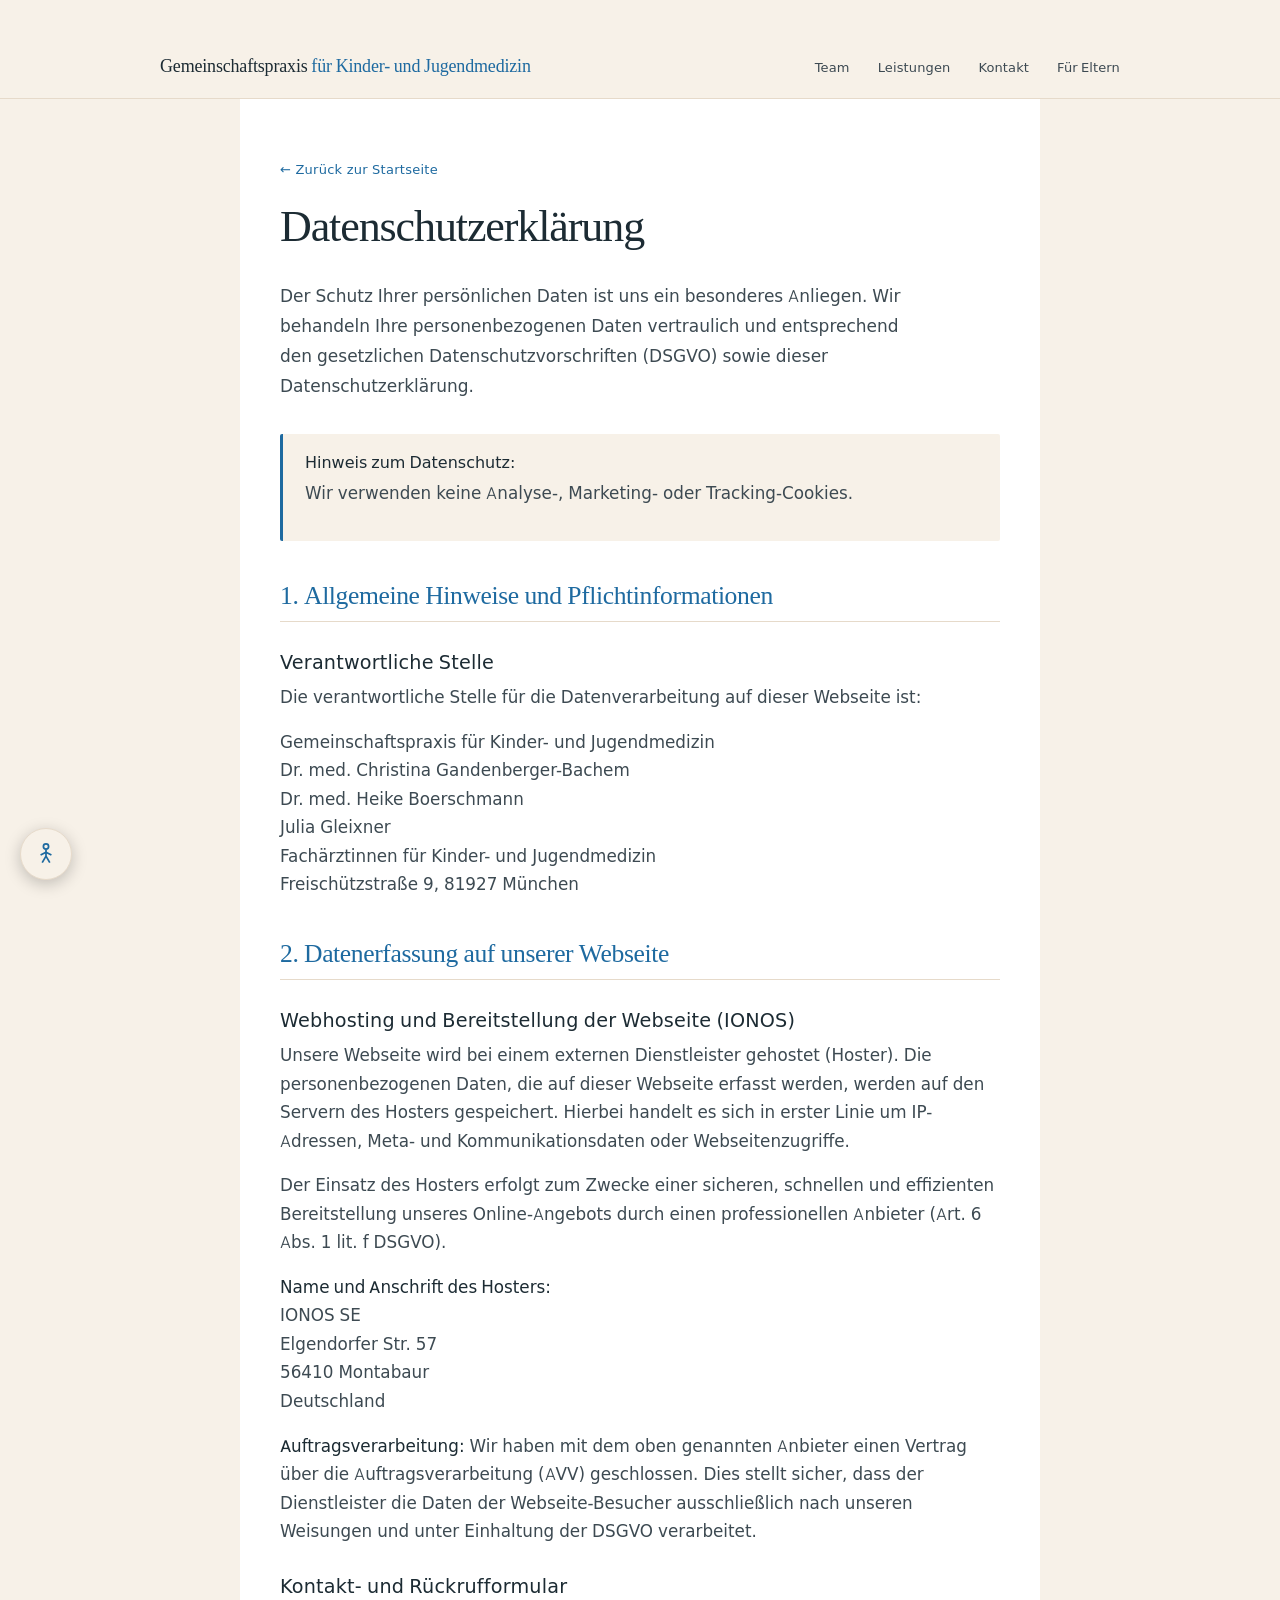
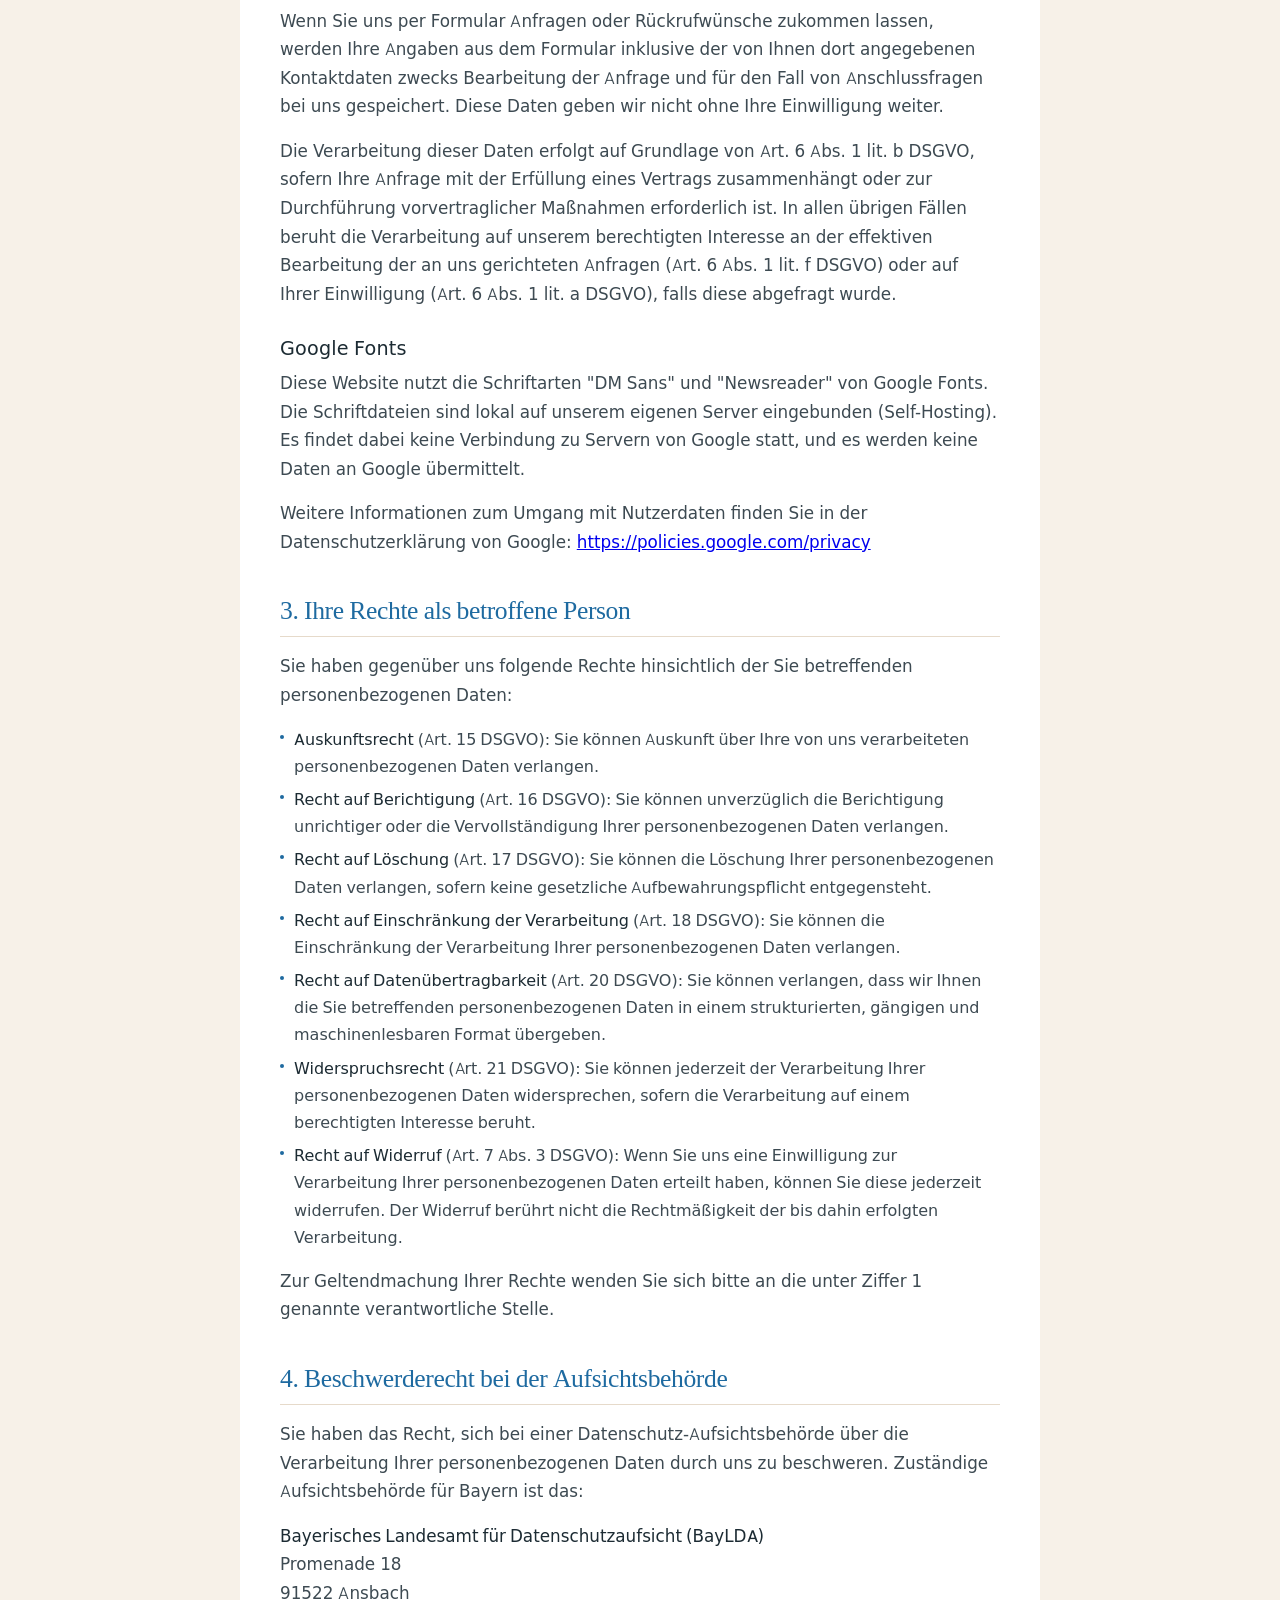
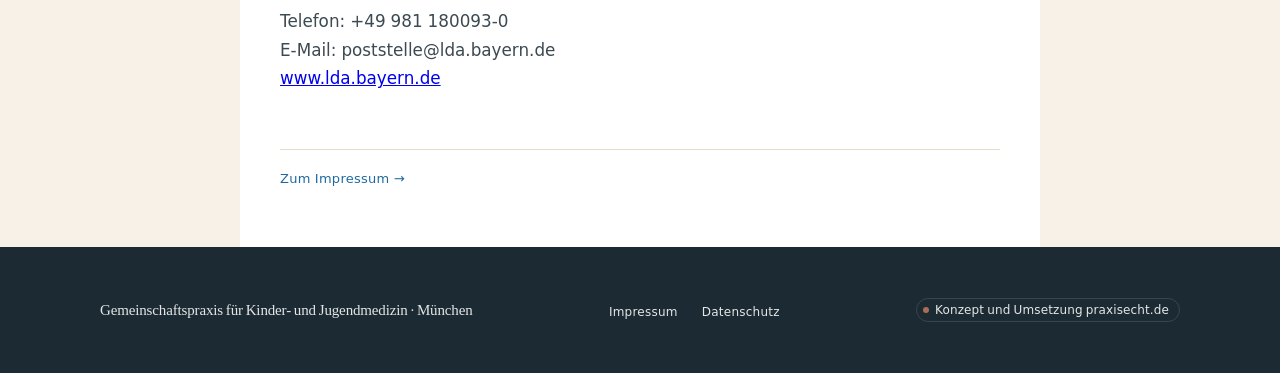
<file: datenschutz.html>
<!DOCTYPE html>
<html lang="de">
<head>
<meta charset="UTF-8">
<meta name="viewport" content="width=device-width, initial-scale=1.0">
<title>Datenschutzerklärung | Gemeinschaftspraxis für Kinder- und Jugendmedizin</title>
<meta name="robots" content="noindex, follow">
<style>
@font-face{font-family:'DM Sans';font-style:normal;font-weight:300;font-display:swap;src:url('fonts/dm-sans-300-normal.woff2') format('woff2')}
@font-face{font-family:'DM Sans';font-style:italic;font-weight:300;font-display:swap;src:url('fonts/dm-sans-300-italic.woff2') format('woff2')}
@font-face{font-family:'DM Sans';font-style:normal;font-weight:400;font-display:swap;src:url('fonts/dm-sans-400-normal.woff2') format('woff2')}
@font-face{font-family:'DM Sans';font-style:italic;font-weight:400;font-display:swap;src:url('fonts/dm-sans-400-italic.woff2') format('woff2')}
@font-face{font-family:'DM Sans';font-style:normal;font-weight:500;font-display:swap;src:url('fonts/dm-sans-500-normal.woff2') format('woff2')}
@font-face{font-family:'DM Sans';font-style:italic;font-weight:500;font-display:swap;src:url('fonts/dm-sans-500-italic.woff2') format('woff2')}
@font-face{font-family:'DM Sans';font-style:normal;font-weight:600;font-display:swap;src:url('fonts/dm-sans-600-normal.woff2') format('woff2')}
@font-face{font-family:'Newsreader';font-style:normal;font-weight:300;font-display:swap;src:url('fonts/newsreader-300-normal.woff2') format('woff2')}
@font-face{font-family:'Newsreader';font-style:italic;font-weight:300;font-display:swap;src:url('fonts/newsreader-300-italic.woff2') format('woff2')}
@font-face{font-family:'Newsreader';font-style:normal;font-weight:400;font-display:swap;src:url('fonts/newsreader-400-normal.woff2') format('woff2')}
@font-face{font-family:'Newsreader';font-style:italic;font-weight:400;font-display:swap;src:url('fonts/newsreader-400-italic.woff2') format('woff2')}
@font-face{font-family:'Newsreader';font-style:normal;font-weight:500;font-display:swap;src:url('fonts/newsreader-500-normal.woff2') format('woff2')}

/* ── MOBILE OPTIMIERUNG RECHTSTEXTE ── */
@media(max-width:950px){
  .ds-wrap{
    padding:24px 15px 48px;
  }
  .ds-wrap p,
  .ds-wrap li{
    font-size:0.95rem;
    line-height:1.6;
    color:var(--ink2);
    margin-bottom:15px;
  }
  .ds-wrap h2{
    font-size:1.3rem;
    margin-top:30px;
    margin-bottom:12px;
    color:var(--acc);
  }
  .ds-wrap h3{
    font-size:1.1rem;
    margin-top:20px;
    margin-bottom:8px;
  }
  .ds-wrap table,
  .ds-wrap thead,
  .ds-wrap tbody,
  .ds-wrap th,
  .ds-wrap td,
  .ds-wrap tr{
    display:block;
    width:100%;
  }
  .ds-wrap thead{ display:none }
  .ds-wrap tr{
    margin-bottom:15px;
    border:1px solid var(--rule);
    padding:10px;
    background:#fff;
    border-radius:6px;
  }
  .ds-wrap td{
    text-align:left;
    padding:6px 0;
    border-bottom:1px dashed #f0f0f0;
  }
  .ds-wrap td:last-child{ border-bottom:none }
}
@media(max-width:950px) and (orientation:landscape){
  .ds-wrap{
    max-width:680px;
    margin-left:auto;
    margin-right:auto;
  }
}
.footer-pe{display:inline-flex;align-items:center;gap:6px;color:rgba(255,255,255,.88);text-decoration:none;font-size:12px;letter-spacing:0.01em;border:0.5px solid rgba(255,255,255,0.12);border-radius:20px;padding:3px 10px 3px 6px;transition:border-color .2s,color .2s}.footer-pe:hover{border-color:rgba(255,255,255,0.3);color:rgba(255,255,255,0.85)!important}.footer-pe-dot{width:6px;height:6px;border-radius:50%;background:#c47a5a;flex-shrink:0;opacity:0.85}

    @media(max-width:767px){
      .footer-i{gap:10px}
      .footer-logo{font-size:14px !important}
      .footer-links{gap:14px}
      .footer-links a{font-size:13px !important}
      .footer-pe{font-size:12.5px !important}
      .footer-copy{font-size:12px !important}
    }
  
/* Tablet Querformat: Nav-CTAs ausblenden */
@media (min-width:768px) and (max-width:1366px) and (orientation:landscape) and (min-height:601px) {
  .nav-cta-vid { display: none !important; }
  .nav-cta { display: none !important; }
}
</style>
<style>
*,*::before,*::after{box-sizing:border-box;margin:0;padding:0}
[hidden]{display:none!important}
html{scroll-behavior:smooth;overflow-x:hidden}
body{overflow-x:hidden;font-family:'DM Sans',system-ui,sans-serif;font-weight:300;background:#F7F1E8;color:#1C2B33;-webkit-font-smoothing:antialiased}
:root{
  --bg:#F7F1E8;
  --ink:#1C2B33;
  --ink2:#3D4A52;
  --acc:#1E6AA0;
  --acc-lt:#F7F1E8;
  --rule:#E6DACA;
  --white:#FFFFFF;
  --max:1080px;
  --pad:clamp(22px,5vw,60px);
  --head:'Newsreader',Georgia,serif;
}
.nav{position:fixed;top:0;left:0;right:0;z-index:999;background:rgba(247,241,232,.95);box-shadow:0 1px 0 var(--rule)}
.nav-inner{max-width:var(--max);margin:0 auto;padding:0 var(--pad);display:flex;align-items:center;justify-content:space-between;height:64px}
.nav-logo{font-family:var(--head);font-size:18px;font-weight:400;color:var(--ink);text-decoration:none;letter-spacing:-0.01em}
.nav-logo span{color:var(--acc)}
.nav-links{display:flex;align-items:center;gap:28px;list-style:none}
.nav-links a{font-size:13px;font-weight:400;color:var(--ink2);text-decoration:none;letter-spacing:0.01em;transition:color 0.2s}
.nav-links a:hover{color:var(--ink)}
.burger{display:none;flex-direction:column;gap:5px;cursor:pointer;padding:8px;border:none;background:transparent;color:var(--ink)}
.burger span{display:block;width:22px;height:1.5px;background:currentColor;transition:all 0.25s}
.burger.open span:nth-child(1){transform:translateY(6.5px) rotate(45deg)}
.burger.open span:nth-child(2){opacity:0}
.burger.open span:nth-child(3){transform:translateY(-6.5px) rotate(-45deg)}
.mob-nav{position:fixed;inset:119px 0 0;background:var(--bg);z-index:199;display:flex;flex-direction:column;padding:clamp(24px,5vw,40px) var(--pad);gap:0}
.mob-nav a{font-family:var(--head);font-size:22px;font-weight:400;color:var(--ink);text-decoration:none;border-bottom:0.5px solid var(--rule);padding:18px 0;display:block}
.mob-nav .mob-cta{font-family:'DM Sans',sans-serif;font-size:15px;font-weight:500;background:var(--acc);color:#fff;text-align:center;padding:14px;margin-top:8px;letter-spacing:0.02em;border-bottom:none}
.page-offset{height:98px}
.ds-wrap{max-width:760px;margin:0 auto;padding:clamp(48px,6vw,80px) var(--pad) clamp(60px,8vw,100px)}
.ds-wrap h1{font-family:var(--head);font-size:clamp(28px,3.5vw,44px);font-weight:300;letter-spacing:-0.025em;line-height:1.15;color:var(--ink);margin-bottom:24px}
.ds-wrap .intro{font-size:17px;line-height:1.78;color:var(--ink2);font-weight:300;margin-bottom:32px;max-width:640px}
.highlight-box{background:var(--acc-lt);border-left:3px solid var(--acc);padding:18px 22px;margin:28px 0;border-radius:2px}
.highlight-box strong{font-weight:500;color:var(--ink);display:block;margin-bottom:6px}
.highlight-box p{font-size:15px;line-height:1.72;color:var(--ink2);font-weight:300}
.ds-wrap h2{font-family:var(--head);font-size:clamp(18px,2vw,24px);font-weight:400;color:var(--ink);letter-spacing:-0.015em;margin-top:48px;margin-bottom:8px;padding-bottom:10px;border-bottom:0.5px solid var(--rule)}
.ds-wrap h3{font-size:16px;font-weight:500;color:var(--ink);margin-top:28px;margin-bottom:8px;letter-spacing:0.01em}
.ds-wrap p{font-size:16px;line-height:1.78;color:var(--ink2);font-weight:300;margin-bottom:16px}
.ds-wrap ul{margin-bottom:16px;padding-left:0;list-style:none;display:flex;flex-direction:column;gap:6px}
.ds-wrap ul li{font-size:16px;line-height:1.7;color:var(--ink2);font-weight:300;padding-left:14px;position:relative}
.ds-wrap ul li::before{content:"";position:absolute;left:0;top:9px;width:4px;height:4px;border-radius:50%;background:var(--acc)}
.ds-wrap strong{font-weight:500;color:var(--ink)}
.ds-nav{margin-top:56px;padding-top:20px;border-top:0.5px solid var(--rule);display:flex;gap:24px;flex-wrap:wrap}
.ds-nav a{font-size:13px;color:var(--acc);text-decoration:none;letter-spacing:0.02em}
.ds-nav a:hover{text-decoration:underline}
.ds-back{display:inline-flex;align-items:center;gap:6px;font-size:13px;color:var(--acc);text-decoration:none;letter-spacing:0.02em;margin-bottom:28px}
.ds-back:hover{text-decoration:underline}
footer{background:var(--ink);padding:clamp(32px,4vw,52px) var(--pad)}
.footer-i{max-width:var(--max);margin:0 auto;display:flex;align-items:center;justify-content:space-between;gap:24px;flex-wrap:wrap}
.footer-logo{font-family:var(--head);font-size:15px;font-weight:300;color:rgba(255,255,255,.88);letter-spacing:-0.01em}
.footer-links{display:flex;gap:24px;list-style:none}
.footer-links a{font-size:12px;color:rgba(255,255,255,.88);text-decoration:none;letter-spacing:0.02em;transition:color 0.2s}
.footer-links a:hover{color:rgba(255,255,255,0.7)}
.footer-copy{font-size:11px;color:rgba(255,255,255,0.25);letter-spacing:0.02em}
@media(max-width:1023px){.nav-links{display:none}.burger{display:flex}}
@media(max-width:767px){
  .ds-wrap h2{margin-top:36px;overflow-wrap:break-word}
  .ds-wrap h3{overflow-wrap:break-word}
  .ds-wrap a{overflow-wrap:anywhere;word-break:break-word}
  .nav-logo{font-size:13px;max-width:calc(100% - 52px)}
}

/* ==========================================
   TABLET HOCHFORMAT (PORTRAIT) – RECHTSTEXTE
   ========================================== */
@media (min-width: 768px) and (max-width: 1024px) and (orientation: portrait) {
  .nav-inner picture { display: none !important; }

  .ds-wrap {
    padding: 50px 40px;
    max-width: 720px;
    margin: 0 auto;
  }
  .ds-wrap p,
  .ds-wrap li {
    font-size: 1rem;
    line-height: 1.65;
  }
  .ds-wrap h2 { font-size: 1.4rem; margin-top: 36px; }
  .ds-wrap h3 { font-size: 1.15rem; margin-top: 24px; }

  /* Tabellen wieder als echte Tabellen */
  .ds-wrap table {
    display: table !important;
    width: 100% !important;
    border-collapse: collapse !important;
    margin: 30px 0 !important;
    overflow: hidden !important;
  }
  .ds-wrap thead {
    display: table-header-group !important;
    background-color: var(--acc) !important;
  }
  .ds-wrap th {
    color: #ffffff !important;
    font-weight: 600 !important;
    padding: 14px 18px !important;
    text-align: left !important;
  }
  .ds-wrap tr {
    display: table-row !important;
    background: var(--white) !important;
    border-bottom: 1px solid var(--rule) !important;
    margin-bottom: 0 !important;
    border: none !important;
    border-radius: 0 !important;
    padding: 0 !important;
  }
  .ds-wrap tr:nth-child(even) { background: var(--bg) !important; }
  .ds-wrap td {
    display: table-cell !important;
    padding: 14px 18px !important;
    font-size: 0.95rem !important;
    color: var(--ink2) !important;
    border-bottom: 1px solid var(--rule) !important;
    text-align: left !important;
    width: auto !important;
  }
  .ds-wrap td:last-child { border-bottom: none !important; }
}

/* ==========================================
   TABLET QUERFORMAT (LANDSCAPE) – RECHTSTEXTE
   ========================================== */
@media (min-width: 1024px) and (max-width: 1366px) and (orientation: landscape) {
  .ds-wrap {
    padding: 60px 40px;
    max-width: 800px;
    margin: 0 auto;
    background-color: var(--white);
  }
  .ds-wrap p,
  .ds-wrap li {
    font-size: 1.05rem;
    line-height: 1.7;
    color: var(--ink2);
  }
  .ds-wrap h2 {
    font-size: 1.6rem;
    margin-top: 40px;
    margin-bottom: 15px;
    color: var(--acc);
  }
  .ds-wrap h3 { font-size: 1.2rem; margin-top: 28px; }

  /* Tabellen */
  .ds-wrap table {
    display: table !important;
    width: 100% !important;
    border-collapse: collapse !important;
    margin: 40px 0 !important;
    overflow: hidden !important;
    box-shadow: 0 4px 12px rgba(0,0,0,0.03) !important;
  }
  .ds-wrap thead {
    display: table-header-group !important;
    background-color: var(--acc) !important;
  }
  .ds-wrap th {
    color: #ffffff !important;
    font-weight: 600 !important;
    padding: 16px 20px !important;
    font-size: 1rem !important;
    text-align: left !important;
  }
  .ds-wrap tr {
    display: table-row !important;
    background: var(--white) !important;
    border: none !important;
    margin: 0 !important;
    padding: 0 !important;
    border-radius: 0 !important;
  }
  .ds-wrap tr:nth-child(even) { background-color: #f8faf9 !important; }
  .ds-wrap td {
    display: table-cell !important;
    padding: 16px 20px !important;
    font-size: 0.95rem !important;
    color: var(--ink2) !important;
    border-bottom: 1px solid var(--rule) !important;
    text-align: left !important;
    width: auto !important;
  }
  .ds-wrap tr:last-child td { border-bottom: none !important; }
}
</style>
</head>
<body>


<nav class="nav" aria-label="Hauptnavigation">
  <div class="nav-inner">
    <a href="index.html" class="nav-logo">Gemeinschaftspraxis <span>für Kinder- und Jugendmedizin</span></a>
    <ul class="nav-links">
      <li><a href="index.html#team">Team</a></li>
      <li><a href="index.html#leistungen">Leistungen</a></li>
      <li><a href="index.html#kontakt">Kontakt</a></li>
      <li><a href="infothek.html">Für Eltern</a></li>
    </ul>
    <button class="burger" id="burger-btn" aria-expanded="false" aria-label="Menü öffnen" aria-controls="mob-nav">
      <span></span><span></span><span></span>
    </button>
  </div>
</nav>

<div class="mob-nav" id="mob-nav" hidden aria-hidden="true">
  <a href="index.html#team">Team</a>
  <a href="index.html#leistungen">Leistungen</a>
  <a href="index.html#kontakt">Kontakt</a>
  <a href="infothek.html">Für Eltern</a>
  <a href="https://www.doctolib.de/praxis/muenchen/fachaerztinnen-fuer-kinder-und-jugendmedizin/booking/new-patient" target="_blank" rel="noopener noreferrer" class="mob-cta">Termin buchen</a>
</div>

<div class="page-offset"></div>

<main>
<div class="ds-wrap">

  <a href="index.html" class="ds-back">← Zurück zur Startseite</a>

  <h1>Datenschutzerklärung</h1>

  <p class="intro">Der Schutz Ihrer persönlichen Daten ist uns ein besonderes Anliegen. Wir behandeln Ihre personenbezogenen Daten vertraulich und entsprechend den gesetzlichen Datenschutzvorschriften (DSGVO) sowie dieser Datenschutzerklärung.</p>

  <div class="highlight-box">
    <strong>Hinweis zum Datenschutz:</strong>
    <p>Wir verwenden keine Analyse-, Marketing- oder Tracking-Cookies.</p>
  </div>

  <h2>1. Allgemeine Hinweise und Pflichtinformationen</h2>

  <h3>Verantwortliche Stelle</h3>
  <p>Die verantwortliche Stelle für die Datenverarbeitung auf dieser Webseite ist:</p>
  <p>
    Gemeinschaftspraxis für Kinder- und Jugendmedizin<br>
    Dr. med. Christina Gandenberger-Bachem<br>
    Dr. med. Heike Boerschmann<br>
    Julia Gleixner<br>
    Fachärztinnen für Kinder- und Jugendmedizin<br>
    Freischützstraße 9, 81927 München
  </p>

  <h2>2. Datenerfassung auf unserer Webseite</h2>

  <h3>Webhosting und Bereitstellung der Webseite (IONOS)</h3>
  <p>Unsere Webseite wird bei einem externen Dienstleister gehostet (Hoster). Die personenbezogenen Daten, die auf dieser Webseite erfasst werden, werden auf den Servern des Hosters gespeichert. Hierbei handelt es sich in erster Linie um IP-Adressen, Meta- und Kommunikationsdaten oder Webseitenzugriffe.</p>
  <p>Der Einsatz des Hosters erfolgt zum Zwecke einer sicheren, schnellen und effizienten Bereitstellung unseres Online-Angebots durch einen professionellen Anbieter (Art. 6 Abs. 1 lit. f DSGVO).</p>
  <p><strong>Name und Anschrift des Hosters:</strong><br>
    IONOS SE<br>
    Elgendorfer Str. 57<br>
    56410 Montabaur<br>
    Deutschland
  </p>
  <p><strong>Auftragsverarbeitung:</strong> Wir haben mit dem oben genannten Anbieter einen Vertrag über die Auftragsverarbeitung (AVV) geschlossen. Dies stellt sicher, dass der Dienstleister die Daten der Webseite-Besucher ausschließlich nach unseren Weisungen und unter Einhaltung der DSGVO verarbeitet.</p>

  <h3>Kontakt- und Rückrufformular</h3>
  <p>Wenn Sie uns per Formular Anfragen oder Rückrufwünsche zukommen lassen, werden Ihre Angaben aus dem Formular inklusive der von Ihnen dort angegebenen Kontaktdaten zwecks Bearbeitung der Anfrage und für den Fall von Anschlussfragen bei uns gespeichert. Diese Daten geben wir nicht ohne Ihre Einwilligung weiter.</p>
  <p>Die Verarbeitung dieser Daten erfolgt auf Grundlage von Art. 6 Abs. 1 lit. b DSGVO, sofern Ihre Anfrage mit der Erfüllung eines Vertrags zusammenhängt oder zur Durchführung vorvertraglicher Maßnahmen erforderlich ist. In allen übrigen Fällen beruht die Verarbeitung auf unserem berechtigten Interesse an der effektiven Bearbeitung der an uns gerichteten Anfragen (Art. 6 Abs. 1 lit. f DSGVO) oder auf Ihrer Einwilligung (Art. 6 Abs. 1 lit. a DSGVO), falls diese abgefragt wurde.</p>


  <h3>Google Fonts</h3>
  <p>Diese Website nutzt die Schriftarten "DM Sans" und "Newsreader" von Google Fonts. Die Schriftdateien sind lokal auf unserem eigenen Server eingebunden (Self-Hosting). Es findet dabei keine Verbindung zu Servern von Google statt, und es werden keine Daten an Google übermittelt.</p>
  <p>Weitere Informationen zum Umgang mit Nutzerdaten finden Sie in der Datenschutzerklärung von Google: <a href="https://policies.google.com/privacy" target="_blank" rel="noopener">https://policies.google.com/privacy</a></p>


  <h2>3. Ihre Rechte als betroffene Person</h2>
  <p>Sie haben gegenüber uns folgende Rechte hinsichtlich der Sie betreffenden personenbezogenen Daten:</p>
  <ul>
    <li><strong>Auskunftsrecht</strong> (Art. 15 DSGVO): Sie können Auskunft über Ihre von uns verarbeiteten personenbezogenen Daten verlangen.</li>
    <li><strong>Recht auf Berichtigung</strong> (Art. 16 DSGVO): Sie können unverzüglich die Berichtigung unrichtiger oder die Vervollständigung Ihrer personenbezogenen Daten verlangen.</li>
    <li><strong>Recht auf Löschung</strong> (Art. 17 DSGVO): Sie können die Löschung Ihrer personenbezogenen Daten verlangen, sofern keine gesetzliche Aufbewahrungspflicht entgegensteht.</li>
    <li><strong>Recht auf Einschränkung der Verarbeitung</strong> (Art. 18 DSGVO): Sie können die Einschränkung der Verarbeitung Ihrer personenbezogenen Daten verlangen.</li>
    <li><strong>Recht auf Datenübertragbarkeit</strong> (Art. 20 DSGVO): Sie können verlangen, dass wir Ihnen die Sie betreffenden personenbezogenen Daten in einem strukturierten, gängigen und maschinenlesbaren Format übergeben.</li>
    <li><strong>Widerspruchsrecht</strong> (Art. 21 DSGVO): Sie können jederzeit der Verarbeitung Ihrer personenbezogenen Daten widersprechen, sofern die Verarbeitung auf einem berechtigten Interesse beruht.</li>
    <li><strong>Recht auf Widerruf</strong> (Art. 7 Abs. 3 DSGVO): Wenn Sie uns eine Einwilligung zur Verarbeitung Ihrer personenbezogenen Daten erteilt haben, können Sie diese jederzeit widerrufen. Der Widerruf berührt nicht die Rechtmäßigkeit der bis dahin erfolgten Verarbeitung.</li>
  </ul>
  <p>Zur Geltendmachung Ihrer Rechte wenden Sie sich bitte an die unter Ziffer 1 genannte verantwortliche Stelle.</p>

  <h2>4. Beschwerderecht bei der Aufsichtsbehörde</h2>
  <p>Sie haben das Recht, sich bei einer Datenschutz-Aufsichtsbehörde über die Verarbeitung Ihrer personenbezogenen Daten durch uns zu beschweren. Zuständige Aufsichtsbehörde für Bayern ist das:</p>
  <p>
    <strong>Bayerisches Landesamt für Datenschutzaufsicht (BayLDA)</strong><br>
    Promenade 18<br>
    91522 Ansbach<br>
    Telefon: +49 981 180093-0<br>
    E-Mail: poststelle@lda.bayern.de<br>
    <a href="https://www.lda.bayern.de" target="_blank" rel="noopener">www.lda.bayern.de</a>
  </p>

  <div class="ds-nav">
    <a href="impressum.html">Zum Impressum →</a>
  </div>

</div>
</main>

<footer>
  <div class="footer-i">
    <div class="footer-logo">Gemeinschaftspraxis für Kinder- und Jugendmedizin · München</div>
    <ul class="footer-links">
      <li><a href="impressum.html">Impressum</a></li>
      <li><a href="datenschutz.html">Datenschutz</a></li>
    </ul>
    <a href="https://praxisecht.de" target="_blank" rel="noopener" class="footer-pe"><span class="footer-pe-dot"></span>Konzept und Umsetzung praxisecht.de</a>
  </div>
</footer>

<script>
(function(){
  var j=document.getElementById("jahr");
  if(j)j.textContent=new Date().getFullYear();

  var btn=document.getElementById('burger-btn');
  var mob=document.getElementById('mob-nav');
  if(btn&&mob){
    btn.addEventListener('click',function(){
      var open=btn.getAttribute('aria-expanded')==='true';
      btn.setAttribute('aria-expanded',String(!open));
      btn.classList.toggle('open',!open);
      mob.hidden=open;
      mob.setAttribute('aria-hidden',String(open));
    });
  }

  var nav=document.querySelector('.nav');
  var lbh=34;
  function updateNav(){
    var s=window.scrollY||window.pageYOffset;
    nav.style.top=s>=lbh?'0px':(lbh-s)+'px';
  }
  window.addEventListener('scroll',updateNav,{passive:true});
  updateNav();
})();
</script>
<style>
img{-webkit-user-drag:none;user-select:none;-webkit-touch-callout:none;pointer-events:none;}
</style>
<script>
// bilder-schutz v2
(function(){
  function schutz(){
    document.addEventListener('contextmenu',function(e){
      if(e.target.tagName==='IMG'){e.preventDefault();return false;}
    });
    document.addEventListener('dragstart',function(e){
      if(e.target.tagName==='IMG'){e.preventDefault();return false;}
    });
    document.querySelectorAll('img').forEach(function(img){
      img.setAttribute('draggable','false');
      img.style.webkitUserDrag='none';
      img.style.webkitTouchCallout='none';
    });
  }
  if(document.readyState==='loading'){document.addEventListener('DOMContentLoaded',schutz);}else{schutz();}
})();
</script>
<script src="barrierefreiheit.js?v=4" defer></script>
</body>
</html>
</file>
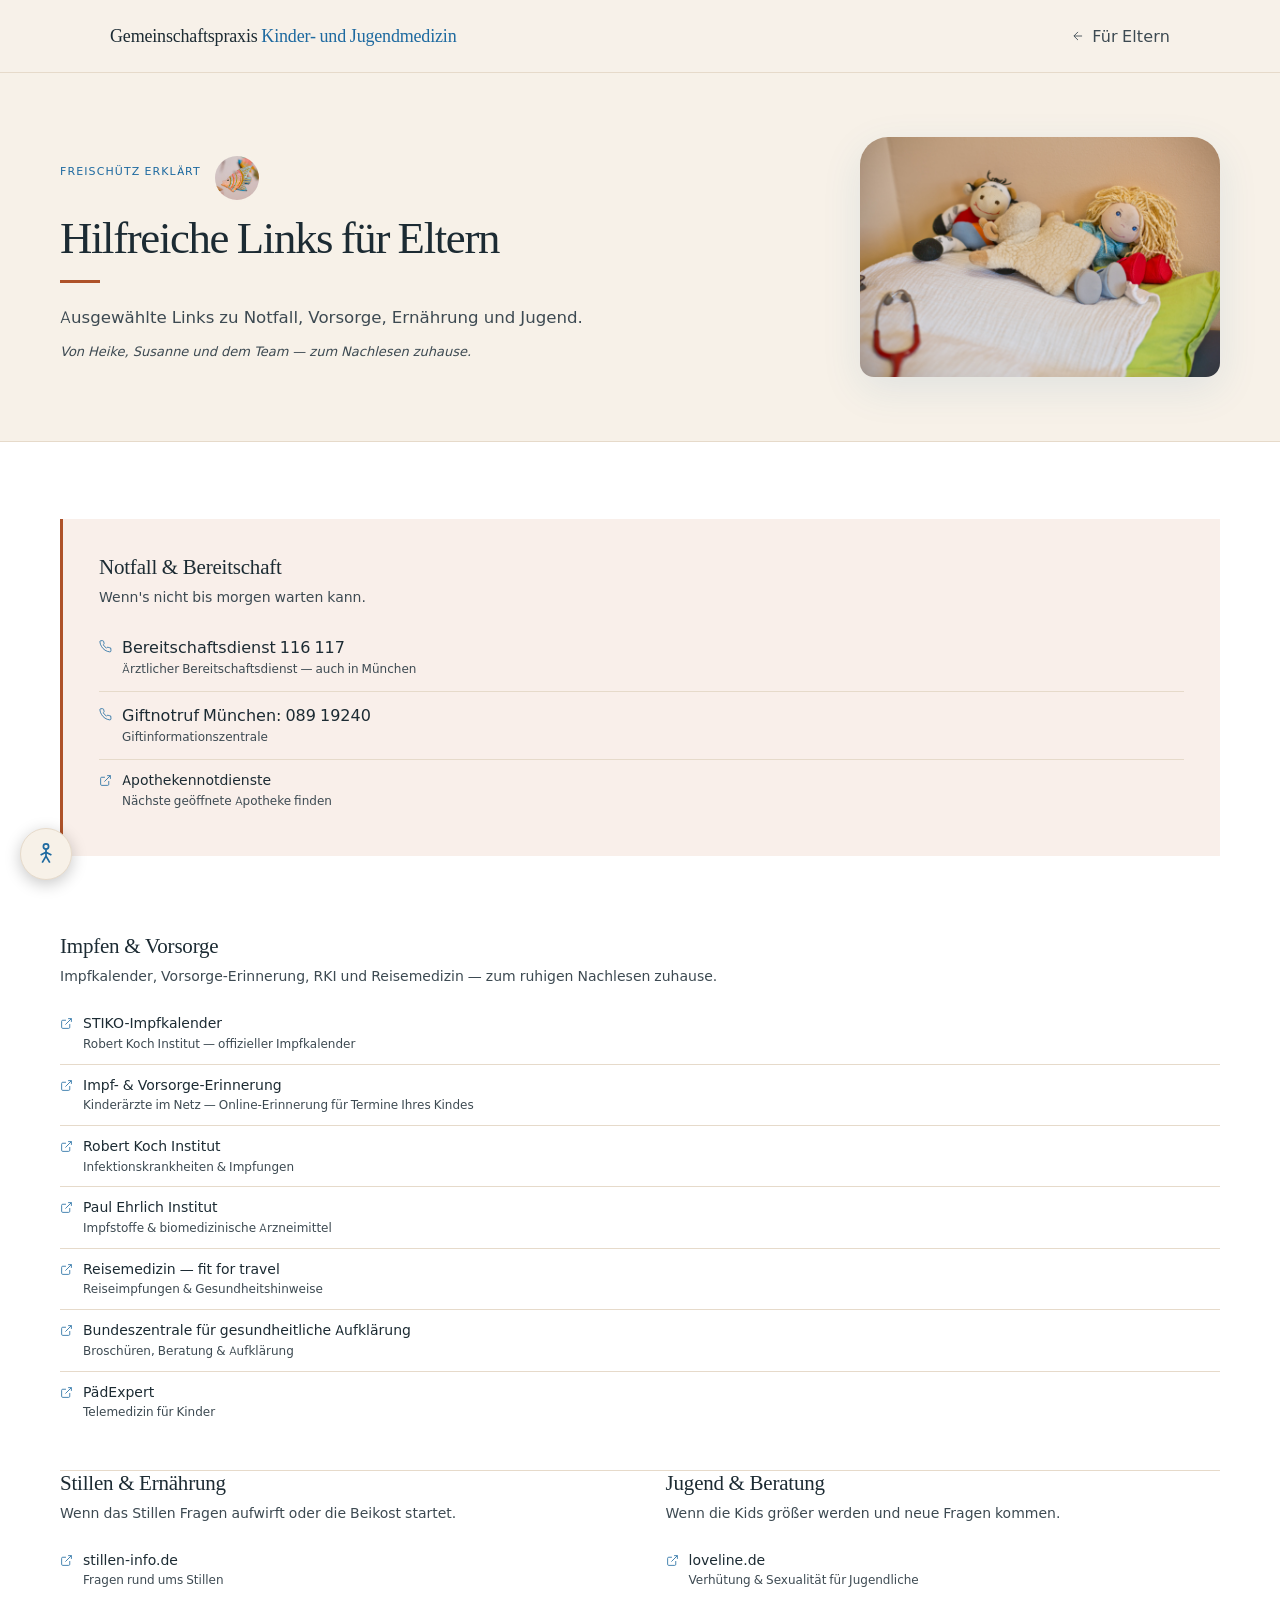
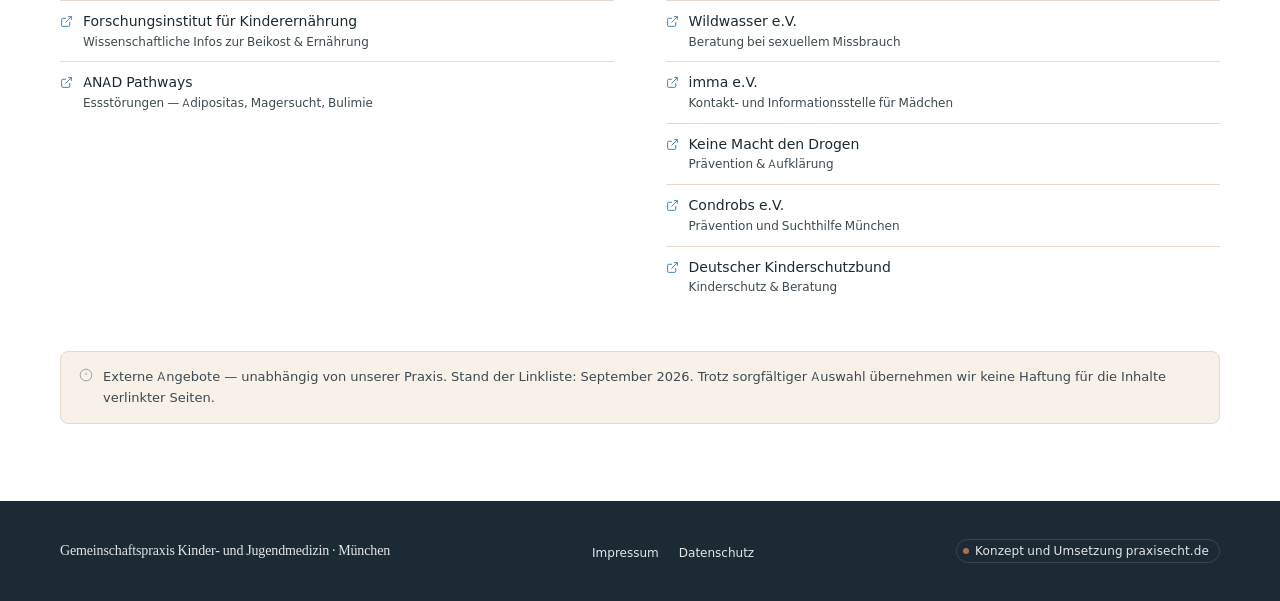
<file: hilfreiche-links.html>
<!DOCTYPE html>
<html lang="de">
<head>
<meta charset="UTF-8">
<meta name="viewport" content="width=device-width, initial-scale=1.0">
<title>Hilfreiche Links für Eltern | Familienpraxis Bogenhausen</title>
<meta name="description" content="Ausgewählte Anlaufstellen rund um Kindergesundheit — Notfall, Impfen, Vorsorge und mehr. Zusammengestellt von der Kinderpraxis Gandenberger-Bachem.">
<style>
@font-face{font-family:'DM Sans';font-style:normal;font-weight:300;font-display:swap;src:url('fonts/dm-sans-300-normal.woff2') format('woff2')}
@font-face{font-family:'DM Sans';font-style:italic;font-weight:300;font-display:swap;src:url('fonts/dm-sans-300-italic.woff2') format('woff2')}
@font-face{font-family:'DM Sans';font-style:normal;font-weight:400;font-display:swap;src:url('fonts/dm-sans-400-normal.woff2') format('woff2')}
@font-face{font-family:'DM Sans';font-style:italic;font-weight:400;font-display:swap;src:url('fonts/dm-sans-400-italic.woff2') format('woff2')}
@font-face{font-family:'DM Sans';font-style:normal;font-weight:500;font-display:swap;src:url('fonts/dm-sans-500-normal.woff2') format('woff2')}
@font-face{font-family:'DM Sans';font-style:italic;font-weight:500;font-display:swap;src:url('fonts/dm-sans-500-italic.woff2') format('woff2')}
@font-face{font-family:'DM Sans';font-style:normal;font-weight:600;font-display:swap;src:url('fonts/dm-sans-600-normal.woff2') format('woff2')}
@font-face{font-family:'Newsreader';font-style:normal;font-weight:300;font-display:swap;src:url('fonts/newsreader-300-normal.woff2') format('woff2')}
@font-face{font-family:'Newsreader';font-style:italic;font-weight:300;font-display:swap;src:url('fonts/newsreader-300-italic.woff2') format('woff2')}
@font-face{font-family:'Newsreader';font-style:normal;font-weight:400;font-display:swap;src:url('fonts/newsreader-400-normal.woff2') format('woff2')}
@font-face{font-family:'Newsreader';font-style:italic;font-weight:400;font-display:swap;src:url('fonts/newsreader-400-italic.woff2') format('woff2')}
@font-face{font-family:'Newsreader';font-style:normal;font-weight:500;font-display:swap;src:url('fonts/newsreader-500-normal.woff2') format('woff2')}
.footer-pe{display:inline-flex;align-items:center;gap:6px;color:rgba(255,255,255,.88);text-decoration:none;font-size:12px;letter-spacing:0.01em;border:0.5px solid rgba(255,255,255,0.12);border-radius:20px;padding:3px 10px 3px 6px;transition:border-color .2s,color .2s}.footer-pe:hover{border-color:rgba(255,255,255,0.3);color:rgba(255,255,255,0.85)!important}.footer-pe-dot{width:6px;height:6px;border-radius:50%;background:#c47a5a;flex-shrink:0;opacity:0.85}

    @media(max-width:767px){
      .footer-i{gap:10px}
      .footer-logo{font-size:14px !important}
      .footer-links{gap:14px}
      .footer-links a{font-size:13px !important}
      .footer-pe{font-size:12.5px !important}
      .footer-copy{font-size:12px !important}
    }
  
@media (min-width: 768px) and (max-width: 1024px) and (orientation: portrait) {
  .nav-inner picture { display: none !important; }
}

/* Tablet Querformat: Nav-CTAs ausblenden */
@media (min-width:768px) and (max-width:1366px) and (orientation:landscape) and (min-height:601px) {
  .nav-cta-vid { display: none !important; }
  .nav-cta { display: none !important; }
}
</style>
<style>
*,*::before,*::after{box-sizing:border-box;margin:0;padding:0}
img{max-width:100%;height:auto;display:block}
html{scroll-behavior:smooth;overflow-x:hidden}
body{overflow-x:hidden;font-family:'DM Sans',system-ui,sans-serif;font-weight:300;-webkit-font-smoothing:antialiased}
:root{
  --bg:#F7F1E8;--bg2:#F7F1E8;--ink:#1C2B33;--ink2:#3D4A52;
  --primary:#1E6AA0;--primary-lt:#F7F1E8;
  --accent:#AE5229;--accent-lt:#F9EFEA;
  --petrol:#1E6AA0;--sage:#8F9E8B;--terracotta:#D97352;
  --acc:var(--primary);--acc-lt:#F7F1E8;--rule:#E6DACA;
  --white:#fff;--max:1180px;--pad:clamp(22px,5vw,60px);
  --head:'Newsreader',Georgia,serif;
}
.nav{position:sticky;top:0;z-index:200;background:rgba(247,241,232,.95);backdrop-filter:blur(12px);border-bottom:0.5px solid var(--rule)}
.nav-inner{max-width:var(--max);margin:0 auto;padding:0 var(--pad);display:flex;align-items:center;justify-content:space-between;height:72px}
.nav-logo{font-family:var(--head);font-size:18px;font-weight:400;color:var(--ink);text-decoration:none;letter-spacing:-.01em}
.nav-logo span{color:var(--acc)}
.nav-back{display:flex;align-items:center;gap:7px;font-size:16px;color:var(--ink2);text-decoration:none;letter-spacing:.01em;transition:color .2s}
.nav-back:hover{color:var(--ink)}
.nav-back svg{width:14px;height:14px;stroke:currentColor;fill:none;stroke-width:1.5}
.page-hero{background:var(--bg);padding:clamp(40px,5vw,72px) var(--pad);border-bottom:0.5px solid var(--rule)}
.page-hero-inner{max-width:var(--max);margin:0 auto;display:grid;grid-template-columns:1fr 360px;gap:clamp(32px,4vw,64px);align-items:center}
.hero-text-col{}
.hero-label-row{display:flex;align-items:center;gap:12px;margin-bottom:16px}
.page-label{font-size:11px;font-weight:500;letter-spacing:.1em;text-transform:uppercase;color:var(--acc);margin-bottom:0}
.page-fisch{width:48px;height:48px;border-radius:50%;overflow:hidden;flex-shrink:0;border:2px solid var(--bg2)}
.page-fisch img{width:100%;height:100%;object-fit:cover}
.page-h1{font-family:var(--head);font-size:clamp(26px,3.2vw,44px);font-weight:300;letter-spacing:-.03em;line-height:1.12;color:var(--ink);margin-bottom:6px}
.h1-accent{display:block;width:40px;height:3px;background:var(--accent);margin-bottom:18px}
.page-sub{font-size:clamp(14px,1.3vw,16px);line-height:1.8;color:var(--ink2);font-weight:300;max-width:560px}
.page-team-hint{margin-top:10px;font-size:13px;color:var(--ink2);font-style:italic;font-weight:300}
.hero-foto-col{}
.hero-foto-wrap{border-radius:28px 28px 14px 14px;overflow:hidden;height:240px;box-shadow:0 12px 40px rgba(30,106,160,.10)}
.hero-foto-wrap img{width:100%;height:100%;object-fit:cover;display:block}
@media(max-width:767px){
  .page-hero-inner{grid-template-columns:1fr}
  .hero-foto-col{order:1}
  .hero-foto-wrap{height:180px;width:100%}
  .hero-foto-wrap img{object-position:center 25%}
  /* nav: zwei Zeilen */
  .nav{background:#F7F1E8}
  .nav-inner{flex-direction:column;align-items:flex-start;height:auto;padding-top:10px;padding-bottom:8px;gap:4px}
  .nav-logo{font-size:13px}
  .nav-back{min-height:44px;font-size:14px;display:flex;align-items:center}
}
@media(min-width:768px) and (max-width:1024px) and (orientation:portrait){
  .page-hero-inner{grid-template-columns:1fr 260px}
  .hero-foto-wrap{height:200px}
}
@media(orientation:landscape) and (max-width:950px) and (max-height:480px){
  .page-hero-inner{grid-template-columns:1fr}
  .hero-foto-col{display:none}
}
.breadcrumb{display:flex;align-items:center;gap:6px;margin-bottom:18px}
.breadcrumb a{font-size:12px;color:var(--ink2);text-decoration:none;transition:color .2s}
.breadcrumb a:hover{color:var(--primary)}
.breadcrumb span{font-size:12px;color:var(--sage)}
.breadcrumb-cur{font-size:12px;color:var(--ink2)}
.page-label{font-size:11px;font-weight:500;letter-spacing:.1em;text-transform:uppercase;color:var(--acc);margin-bottom:14px}
.page-h1{font-family:var(--head);font-size:clamp(28px,3.5vw,48px);font-weight:300;letter-spacing:-.03em;line-height:1.12;color:var(--ink);margin-bottom:12px}.h1-accent{display:block;width:40px;height:3px;background:var(--accent);margin-bottom:20px}
.page-sub{font-size:clamp(14px,1.3vw,17px);line-height:1.8;color:var(--ink2);font-weight:300;max-width:600px}
.links-content{padding:clamp(52px,6vw,80px) var(--pad);background:var(--white)}
.links-sections{max-width:var(--max);margin:0 auto}
.link-section{padding:clamp(26px,3vw,38px) 0;border-bottom:0.5px solid var(--rule)}
.link-section:last-child{border-bottom:none}
.link-section-notfall{background:var(--accent-lt);border-left:3px solid var(--accent);border-bottom:none;padding:clamp(24px,3vw,36px);margin-bottom:clamp(30px,3.5vw,40px)}
.link-section-h{font-family:var(--head);font-size:clamp(17px,1.8vw,21px);font-weight:400;color:var(--ink);letter-spacing:-.01em;margin-bottom:6px}
.link-section-desc{font-size:14px;line-height:1.7;color:var(--ink2);font-weight:300;margin-bottom:14px}
.link-section-pair{display:grid;grid-template-columns:1fr 1fr;gap:clamp(32px,4vw,56px)}
.link-section-pair .link-section{border-bottom:none;padding:0}
.link-list{list-style:none;display:flex;flex-direction:column;gap:0}
.link-list li{border-bottom:0.5px solid var(--rule)}
.link-list li:last-child{border-bottom:none}
.link-list a{display:flex;align-items:flex-start;gap:10px;padding:11px 0;font-size:14px;color:var(--ink);text-decoration:none;font-weight:400;transition:color .2s;line-height:1.4}
.link-list a:hover{color:#175A8A}
.link-list a.link-tel{font-size:16px;font-weight:500;padding:13px 0}
.link-ext-icon{width:13px;height:13px;stroke:var(--primary);fill:none;stroke-width:1.5;flex-shrink:0;transition:stroke .2s;margin-top:3px}
.link-list a:hover .link-ext-icon{stroke:#175A8A}
.link-name{display:flex;flex-direction:column;gap:2px}
.link-sub{font-size:12px;color:var(--ink2);font-weight:300}
.links-hinweis{max-width:var(--max);margin:clamp(28px,3.5vw,44px) auto 0;padding:14px 18px;background:var(--bg);border:0.5px solid var(--rule);border-radius:8px;font-size:13px;color:var(--ink2);font-weight:300;line-height:1.65;display:flex;align-items:flex-start;gap:10px}
.links-hinweis svg{width:14px;height:14px;stroke:var(--sage);fill:none;stroke-width:1.5;flex-shrink:0;margin-top:2px}
.links-cta-wrap{background:var(--bg2);border-top:0.5px solid var(--rule);padding:clamp(36px,4vw,56px) var(--pad)}
.links-cta-inner{max-width:var(--max);margin:0 auto;display:flex;align-items:center;justify-content:space-between;gap:24px;flex-wrap:wrap}
.links-cta-txt{font-size:14px;color:var(--ink2);font-weight:300}
.links-cta-txt strong{font-weight:500;color:var(--ink);display:block;margin-bottom:3px}
.btn-termin{display:inline-flex;align-items:center;gap:8px;background:var(--accent);color:#fff;font-size:13px;font-weight:500;padding:13px 24px;border-radius:999px;text-decoration:none;letter-spacing:.02em;transition:opacity .2s}
.btn-termin:hover{opacity:.87}
footer{background:var(--ink);padding:clamp(24px,3vw,40px) var(--pad)}
.footer-i{max-width:var(--max);margin:0 auto;display:flex;align-items:center;justify-content:space-between;gap:20px;flex-wrap:wrap}
.footer-logo{font-family:var(--head);font-size:14px;font-weight:300;color:rgba(255,255,255,.88);letter-spacing:-.01em}
.footer-links{display:flex;gap:20px;list-style:none}
.footer-links a{font-size:12px;color:rgba(255,255,255,.88);text-decoration:none;transition:color .2s}
.footer-links a:hover{color:rgba(255,255,255,.7)}
@media(max-width:767px){
  .link-section-pair{grid-template-columns:1fr;gap:28px}
  .link-section-pair .link-section{padding-bottom:24px;border-bottom:0.5px solid var(--rule)}
  .link-section-pair .link-section:last-child{border-bottom:none;padding-bottom:0}
  .links-cta-inner{flex-direction:column;align-items:flex-start}
  .link-list a{padding:14px 0;font-size:15px}
  .link-sub{font-size:13px}
}
@media(max-width:1024px) and (orientation:portrait){
  .link-section-pair{grid-template-columns:1fr;gap:28px}
  .link-section-pair .link-section{padding-bottom:24px;border-bottom:0.5px solid var(--rule)}
  .link-section-pair .link-section:last-child{border-bottom:none;padding-bottom:0}
  .link-list a{padding:13px 0}
}
@media(orientation:landscape) and (max-width:950px) and (max-height:480px){
  .page-hero{padding:18px var(--pad) 14px}
  .page-h1{font-size:1.2rem}
}
</style>
</head>
<body>

<nav class="nav">
  <div class="nav-inner">
    <a href="index.html" class="nav-logo">Gemeinschaftspraxis <span>Kinder- und Jugendmedizin</span></a>
    <a href="infothek.html" class="nav-back">
      <svg viewBox="0 0 24 24" aria-hidden="true"><line x1="19" y1="12" x2="5" y2="12"/><polyline points="12 19 5 12 12 5"/></svg>
      Für Eltern
    </a>
  </div>
</nav>

<div class="page-hero">
  <div class="page-hero-inner">
    <div class="hero-text-col">
      <div class="hero-label-row">
        <p class="page-label">Freischütz erklärt</p>
        <div class="page-fisch" aria-hidden="true">
          <img src="bilder/fisch-mobile.webp" alt="" loading="eager">
        </div>
      </div>
      <h1 class="page-h1">Hilfreiche Links für Eltern</h1>
      <span class="h1-accent" aria-hidden="true"></span>
      <p class="page-sub">Ausgewählte Links zu Notfall, Vorsorge, Ernährung und Jugend.</p>
      <p class="page-team-hint">Von Heike, Susanne und dem Team — zum Nachlesen zuhause.</p>
    </div>
    <div class="hero-foto-col">
      <div class="hero-foto-wrap">
        <picture>
          <source srcset="bilder/zwei Puppen mit Stethoskop.webp" type="image/webp">
          <img src="bilder/zwei Puppen mit Stethoskop.jpg" alt="Puppen aus dem Wartezimmer der Familienpraxis" loading="eager" fetchpriority="high">
        </picture>
      </div>
    </div>
  </div>
</div>

<div class="links-content">
  <div class="links-sections">

    <div class="link-section link-section-notfall">
      <h2 class="link-section-h">Notfall &amp; Bereitschaft</h2>
      <p class="link-section-desc">Wenn's nicht bis morgen warten kann.</p>
      <ul class="link-list">
        <li>
          <a href="tel:116117" class="link-tel">
            <svg class="link-ext-icon" viewBox="0 0 24 24" aria-hidden="true"><path d="M22 16.92v3a2 2 0 0 1-2.18 2 19.79 19.79 0 0 1-8.63-3.07A19.5 19.5 0 0 1 4.69 12a19.79 19.79 0 0 1-3.07-8.67A2 2 0 0 1 3.6 1.27h3a2 2 0 0 1 2 1.72c.127.96.361 1.903.7 2.81a2 2 0 0 1-.45 2.11L7.91 8.91a16 16 0 0 0 6 6l.91-.91a2 2 0 0 1 2.11-.45c.907.339 1.85.573 2.81.7A2 2 0 0 1 21.73 16.92z"/></svg>
            <span class="link-name">Bereitschaftsdienst 116 117<span class="link-sub">Ärztlicher Bereitschaftsdienst — auch in München</span></span>
          </a>
        </li>
        <li>
          <a href="tel:08919240" class="link-tel">
            <svg class="link-ext-icon" viewBox="0 0 24 24" aria-hidden="true"><path d="M22 16.92v3a2 2 0 0 1-2.18 2 19.79 19.79 0 0 1-8.63-3.07A19.5 19.5 0 0 1 4.69 12a19.79 19.79 0 0 1-3.07-8.67A2 2 0 0 1 3.6 1.27h3a2 2 0 0 1 2 1.72c.127.96.361 1.903.7 2.81a2 2 0 0 1-.45 2.11L7.91 8.91a16 16 0 0 0 6 6l.91-.91a2 2 0 0 1 2.11-.45c.907.339 1.85.573 2.81.7A2 2 0 0 1 21.73 16.92z"/></svg>
            <span class="link-name">Giftnotruf München: 089 19240<span class="link-sub">Giftinformationszentrale</span></span>
          </a>
        </li>
        <li>
          <a href="https://www.apotheken.de/notdienste/" target="_blank" rel="noopener noreferrer">
            <svg class="link-ext-icon" viewBox="0 0 24 24" aria-hidden="true"><path d="M18 13v6a2 2 0 0 1-2 2H5a2 2 0 0 1-2-2V8a2 2 0 0 1 2-2h6"/><polyline points="15 3 21 3 21 9"/><line x1="10" y1="14" x2="21" y2="3"/></svg>
            <span class="link-name">Apothekennotdienste<span class="link-sub">Nächste geöffnete Apotheke finden</span></span>
          </a>
        </li>
      </ul>
    </div>

    <div class="link-section">
      <h2 class="link-section-h">Impfen &amp; Vorsorge</h2>
      <p class="link-section-desc">Impfkalender, Vorsorge-Erinnerung, RKI und Reisemedizin — zum ruhigen Nachlesen zuhause.</p>
      <ul class="link-list">
        <li>
          <a href="https://www.rki.de/DE/Content/Infekt/Impfen/Materialien/Impfkalender.html" target="_blank" rel="noopener noreferrer">
            <svg class="link-ext-icon" viewBox="0 0 24 24" aria-hidden="true"><path d="M18 13v6a2 2 0 0 1-2 2H5a2 2 0 0 1-2-2V8a2 2 0 0 1 2-2h6"/><polyline points="15 3 21 3 21 9"/><line x1="10" y1="14" x2="21" y2="3"/></svg>
            <span class="link-name">STIKO-Impfkalender<span class="link-sub">Robert Koch Institut — offizieller Impfkalender</span></span>
          </a>
        </li>
        <li>
          <a href="https://www.kinderaerzte-im-netz.de/mediathek/vorsorge-und-impferinnerung/" target="_blank" rel="noopener noreferrer">
            <svg class="link-ext-icon" viewBox="0 0 24 24" aria-hidden="true"><path d="M18 13v6a2 2 0 0 1-2 2H5a2 2 0 0 1-2-2V8a2 2 0 0 1 2-2h6"/><polyline points="15 3 21 3 21 9"/><line x1="10" y1="14" x2="21" y2="3"/></svg>
            <span class="link-name">Impf- &amp; Vorsorge-Erinnerung<span class="link-sub">Kinderärzte im Netz — Online-Erinnerung für Termine Ihres Kindes</span></span>
          </a>
        </li>
        <li>
          <a href="https://www.rki.de" target="_blank" rel="noopener noreferrer">
            <svg class="link-ext-icon" viewBox="0 0 24 24" aria-hidden="true"><path d="M18 13v6a2 2 0 0 1-2 2H5a2 2 0 0 1-2-2V8a2 2 0 0 1 2-2h6"/><polyline points="15 3 21 3 21 9"/><line x1="10" y1="14" x2="21" y2="3"/></svg>
            <span class="link-name">Robert Koch Institut<span class="link-sub">Infektionskrankheiten &amp; Impfungen</span></span>
          </a>
        </li>
        <li>
          <a href="https://www.pei.de" target="_blank" rel="noopener noreferrer">
            <svg class="link-ext-icon" viewBox="0 0 24 24" aria-hidden="true"><path d="M18 13v6a2 2 0 0 1-2 2H5a2 2 0 0 1-2-2V8a2 2 0 0 1 2-2h6"/><polyline points="15 3 21 3 21 9"/><line x1="10" y1="14" x2="21" y2="3"/></svg>
            <span class="link-name">Paul Ehrlich Institut<span class="link-sub">Impfstoffe &amp; biomedizinische Arzneimittel</span></span>
          </a>
        </li>
        <li>
          <a href="https://www.fit-for-travel.de" target="_blank" rel="noopener noreferrer">
            <svg class="link-ext-icon" viewBox="0 0 24 24" aria-hidden="true"><path d="M18 13v6a2 2 0 0 1-2 2H5a2 2 0 0 1-2-2V8a2 2 0 0 1 2-2h6"/><polyline points="15 3 21 3 21 9"/><line x1="10" y1="14" x2="21" y2="3"/></svg>
            <span class="link-name">Reisemedizin — fit for travel<span class="link-sub">Reiseimpfungen &amp; Gesundheitshinweise</span></span>
          </a>
        </li>
        <li>
          <a href="https://www.bzga.de/" target="_blank" rel="noopener noreferrer">
            <svg class="link-ext-icon" viewBox="0 0 24 24" aria-hidden="true"><path d="M18 13v6a2 2 0 0 1-2 2H5a2 2 0 0 1-2-2V8a2 2 0 0 1 2-2h6"/><polyline points="15 3 21 3 21 9"/><line x1="10" y1="14" x2="21" y2="3"/></svg>
            <span class="link-name">Bundeszentrale für gesundheitliche Aufklärung<span class="link-sub">Broschüren, Beratung &amp; Aufklärung</span></span>
          </a>
        </li>
        <li>
          <a href="https://www.paedexpert.de" target="_blank" rel="noopener noreferrer">
            <svg class="link-ext-icon" viewBox="0 0 24 24" aria-hidden="true"><path d="M18 13v6a2 2 0 0 1-2 2H5a2 2 0 0 1-2-2V8a2 2 0 0 1 2-2h6"/><polyline points="15 3 21 3 21 9"/><line x1="10" y1="14" x2="21" y2="3"/></svg>
            <span class="link-name">PädExpert<span class="link-sub">Telemedizin für Kinder</span></span>
          </a>
        </li>
      </ul>
    </div>

    <div class="link-section-pair">

      <div class="link-section">
        <h2 class="link-section-h">Stillen &amp; Ernährung</h2>
        <p class="link-section-desc">Wenn das Stillen Fragen aufwirft oder die Beikost startet.</p>
        <ul class="link-list">
          <li>
            <a href="https://www.stillen-info.de" target="_blank" rel="noopener noreferrer">
              <svg class="link-ext-icon" viewBox="0 0 24 24" aria-hidden="true"><path d="M18 13v6a2 2 0 0 1-2 2H5a2 2 0 0 1-2-2V8a2 2 0 0 1 2-2h6"/><polyline points="15 3 21 3 21 9"/><line x1="10" y1="14" x2="21" y2="3"/></svg>
              <span class="link-name">stillen-info.de<span class="link-sub">Fragen rund ums Stillen</span></span>
            </a>
          </li>
          <li>
            <a href="https://www.fke-do.de/" target="_blank" rel="noopener noreferrer">
              <svg class="link-ext-icon" viewBox="0 0 24 24" aria-hidden="true"><path d="M18 13v6a2 2 0 0 1-2 2H5a2 2 0 0 1-2-2V8a2 2 0 0 1 2-2h6"/><polyline points="15 3 21 3 21 9"/><line x1="10" y1="14" x2="21" y2="3"/></svg>
              <span class="link-name">Forschungsinstitut für Kinderernährung<span class="link-sub">Wissenschaftliche Infos zur Beikost &amp; Ernährung</span></span>
            </a>
          </li>
          <li>
            <a href="https://www.anad-pathways.de" target="_blank" rel="noopener noreferrer">
              <svg class="link-ext-icon" viewBox="0 0 24 24" aria-hidden="true"><path d="M18 13v6a2 2 0 0 1-2 2H5a2 2 0 0 1-2-2V8a2 2 0 0 1 2-2h6"/><polyline points="15 3 21 3 21 9"/><line x1="10" y1="14" x2="21" y2="3"/></svg>
              <span class="link-name">ANAD Pathways<span class="link-sub">Essstörungen — Adipositas, Magersucht, Bulimie</span></span>
            </a>
          </li>
        </ul>
      </div>

      <div class="link-section">
        <h2 class="link-section-h">Jugend &amp; Beratung</h2>
        <p class="link-section-desc">Wenn die Kids größer werden und neue Fragen kommen.</p>
        <ul class="link-list">
          <li>
            <a href="https://www.loveline.de" target="_blank" rel="noopener noreferrer">
              <svg class="link-ext-icon" viewBox="0 0 24 24" aria-hidden="true"><path d="M18 13v6a2 2 0 0 1-2 2H5a2 2 0 0 1-2-2V8a2 2 0 0 1 2-2h6"/><polyline points="15 3 21 3 21 9"/><line x1="10" y1="14" x2="21" y2="3"/></svg>
              <span class="link-name">loveline.de<span class="link-sub">Verhütung &amp; Sexualität für Jugendliche</span></span>
            </a>
          </li>
          <li>
            <a href="https://www.wildwasser.de" target="_blank" rel="noopener noreferrer">
              <svg class="link-ext-icon" viewBox="0 0 24 24" aria-hidden="true"><path d="M18 13v6a2 2 0 0 1-2 2H5a2 2 0 0 1-2-2V8a2 2 0 0 1 2-2h6"/><polyline points="15 3 21 3 21 9"/><line x1="10" y1="14" x2="21" y2="3"/></svg>
              <span class="link-name">Wildwasser e.V.<span class="link-sub">Beratung bei sexuellem Missbrauch</span></span>
            </a>
          </li>
          <li>
            <a href="https://www.imma.de" target="_blank" rel="noopener noreferrer">
              <svg class="link-ext-icon" viewBox="0 0 24 24" aria-hidden="true"><path d="M18 13v6a2 2 0 0 1-2 2H5a2 2 0 0 1-2-2V8a2 2 0 0 1 2-2h6"/><polyline points="15 3 21 3 21 9"/><line x1="10" y1="14" x2="21" y2="3"/></svg>
              <span class="link-name">imma e.V.<span class="link-sub">Kontakt- und Informationsstelle für Mädchen</span></span>
            </a>
          </li>
          <li>
            <a href="https://www.kmdd.de" target="_blank" rel="noopener noreferrer">
              <svg class="link-ext-icon" viewBox="0 0 24 24" aria-hidden="true"><path d="M18 13v6a2 2 0 0 1-2 2H5a2 2 0 0 1-2-2V8a2 2 0 0 1 2-2h6"/><polyline points="15 3 21 3 21 9"/><line x1="10" y1="14" x2="21" y2="3"/></svg>
              <span class="link-name">Keine Macht den Drogen<span class="link-sub">Prävention &amp; Aufklärung</span></span>
            </a>
          </li>
          <li>
            <a href="https://www.condrobs.de" target="_blank" rel="noopener noreferrer">
              <svg class="link-ext-icon" viewBox="0 0 24 24" aria-hidden="true"><path d="M18 13v6a2 2 0 0 1-2 2H5a2 2 0 0 1-2-2V8a2 2 0 0 1 2-2h6"/><polyline points="15 3 21 3 21 9"/><line x1="10" y1="14" x2="21" y2="3"/></svg>
              <span class="link-name">Condrobs e.V.<span class="link-sub">Prävention und Suchthilfe München</span></span>
            </a>
          </li>
          <li>
            <a href="https://www.kinderschutzbund.de" target="_blank" rel="noopener noreferrer">
              <svg class="link-ext-icon" viewBox="0 0 24 24" aria-hidden="true"><path d="M18 13v6a2 2 0 0 1-2 2H5a2 2 0 0 1-2-2V8a2 2 0 0 1 2-2h6"/><polyline points="15 3 21 3 21 9"/><line x1="10" y1="14" x2="21" y2="3"/></svg>
              <span class="link-name">Deutscher Kinderschutzbund<span class="link-sub">Kinderschutz &amp; Beratung</span></span>
            </a>
          </li>
        </ul>
      </div>

    </div>

  </div>

  <div class="links-hinweis">
    <svg viewBox="0 0 24 24" aria-hidden="true"><circle cx="12" cy="12" r="10"/><line x1="12" y1="8" x2="12" y2="12"/><line x1="12" y1="16" x2="12.01" y2="16"/></svg>
    Externe Angebote — unabhängig von unserer Praxis. Stand der Linkliste: September 2026. Trotz sorgfältiger Auswahl übernehmen wir keine Haftung für die Inhalte verlinkter Seiten.
  </div>
</div>



<footer>
  <div class="footer-i">
    <div class="footer-logo">Gemeinschaftspraxis Kinder- und Jugendmedizin · München</div>
    <ul class="footer-links">
      <li><a href="impressum.html">Impressum</a></li>
      <li><a href="datenschutz.html">Datenschutz</a></li>
    </ul>
    <a href="https://praxisecht.de" target="_blank" rel="noopener" class="footer-pe"><span class="footer-pe-dot"></span>Konzept und Umsetzung praxisecht.de</a>
  </div>
</footer>

<style>
img{-webkit-user-drag:none;user-select:none;-webkit-touch-callout:none;pointer-events:none;}
</style>
<script>
// bilder-schutz v2
(function(){
  function schutz(){
    document.addEventListener('contextmenu',function(e){
      if(e.target.tagName==='IMG'){e.preventDefault();return false;}
    });
    document.addEventListener('dragstart',function(e){
      if(e.target.tagName==='IMG'){e.preventDefault();return false;}
    });
    document.querySelectorAll('img').forEach(function(img){
      img.setAttribute('draggable','false');
      img.style.webkitUserDrag='none';
      img.style.webkitTouchCallout='none';
    });
  }
  if(document.readyState==='loading'){document.addEventListener('DOMContentLoaded',schutz);}else{schutz();}
})();
</script>
<script src="barrierefreiheit.js?v=4" defer></script>
</body>
</html>
</file>
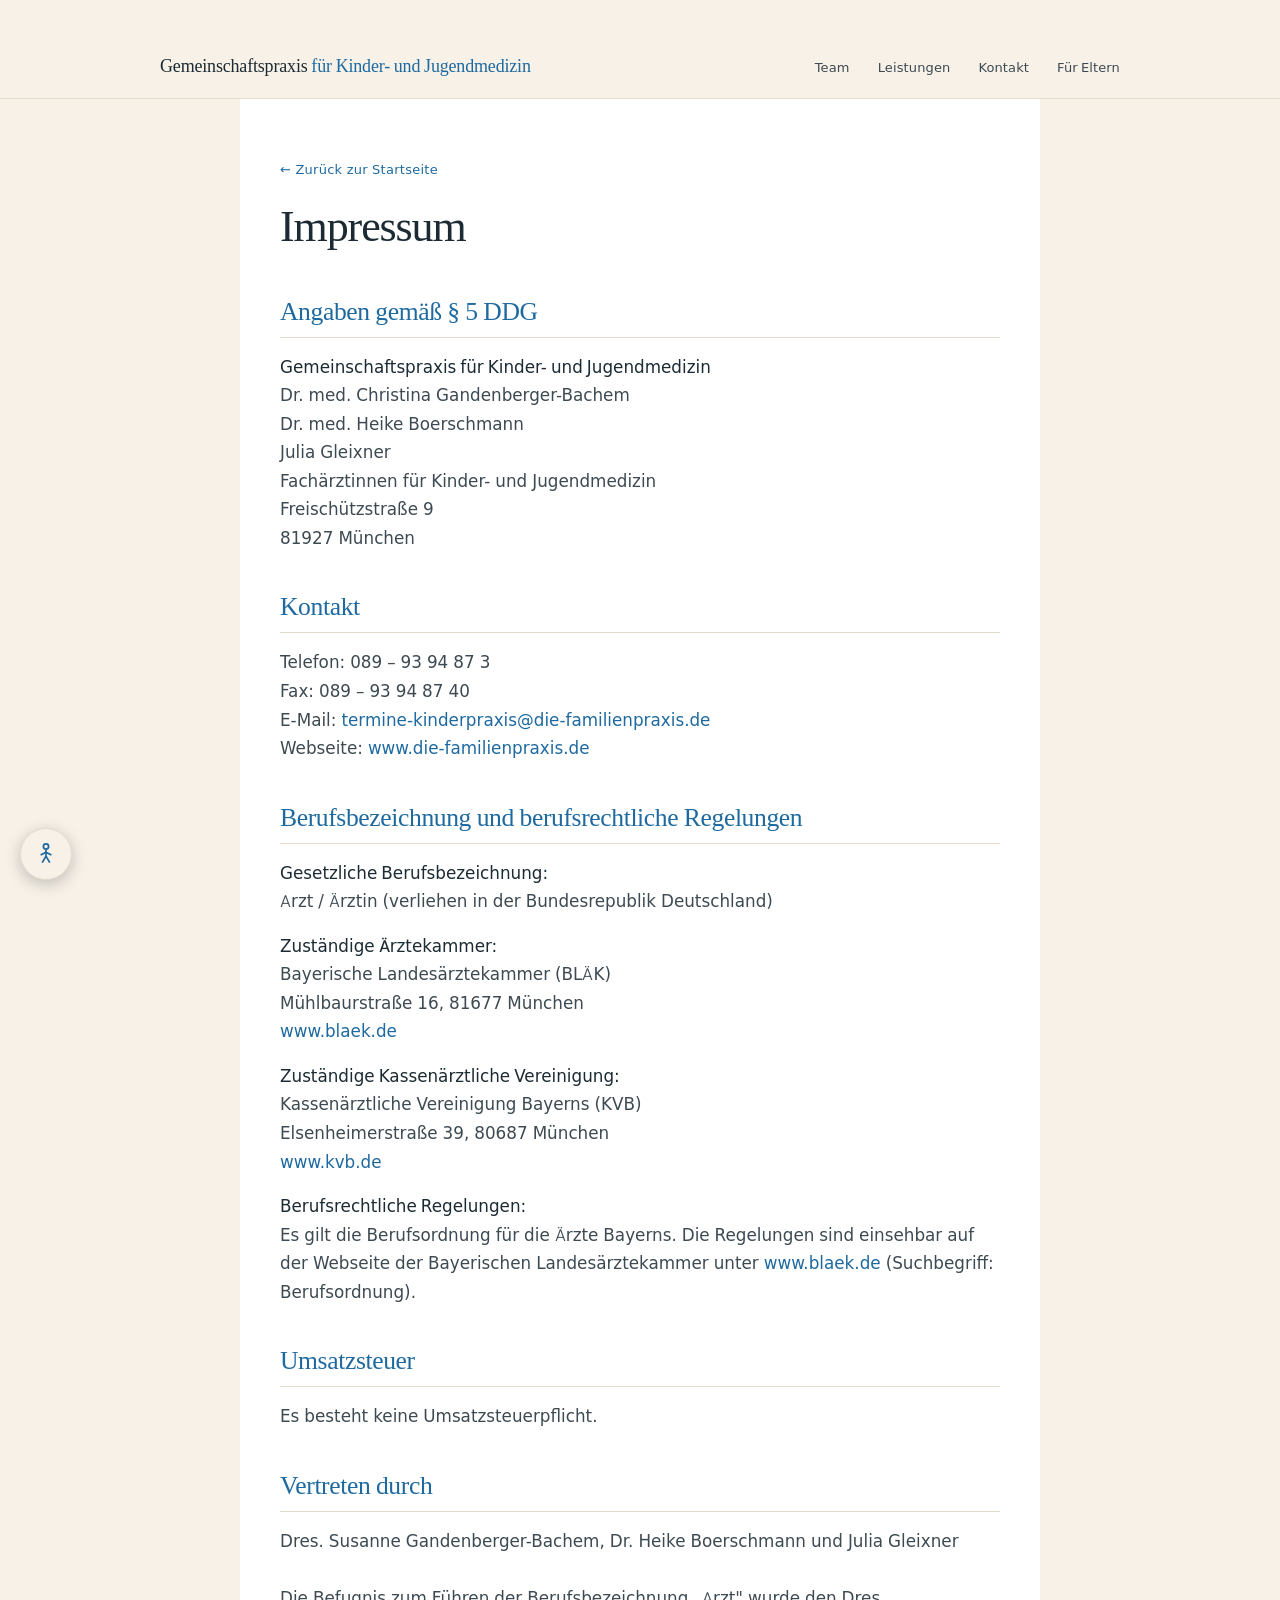
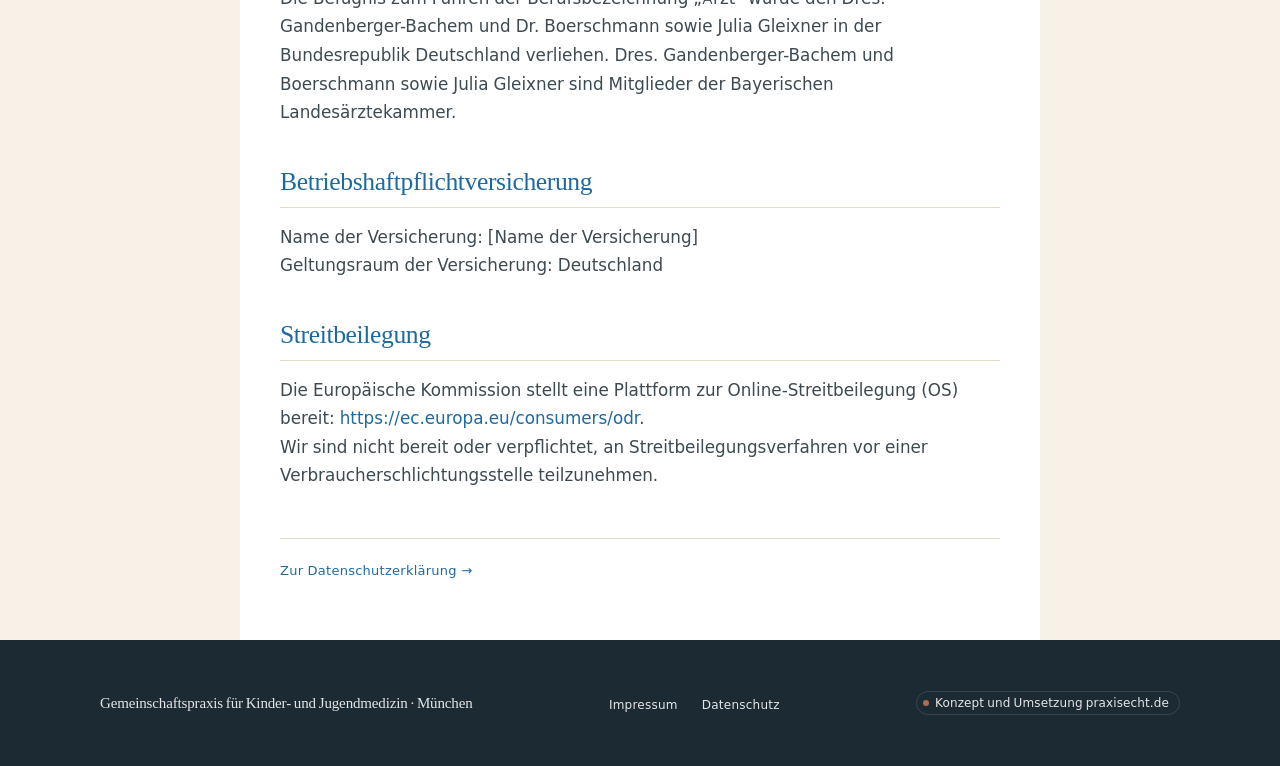
<file: impressum.html>
<!DOCTYPE html>
<html lang="de">
<head>
<meta charset="UTF-8">
<meta name="viewport" content="width=device-width, initial-scale=1.0">
<title>Impressum | Gemeinschaftspraxis für Kinder- und Jugendmedizin</title>
<meta name="robots" content="noindex, follow">
<style>
@font-face{font-family:'DM Sans';font-style:normal;font-weight:300;font-display:swap;src:url('fonts/dm-sans-300-normal.woff2') format('woff2')}
@font-face{font-family:'DM Sans';font-style:italic;font-weight:300;font-display:swap;src:url('fonts/dm-sans-300-italic.woff2') format('woff2')}
@font-face{font-family:'DM Sans';font-style:normal;font-weight:400;font-display:swap;src:url('fonts/dm-sans-400-normal.woff2') format('woff2')}
@font-face{font-family:'DM Sans';font-style:italic;font-weight:400;font-display:swap;src:url('fonts/dm-sans-400-italic.woff2') format('woff2')}
@font-face{font-family:'DM Sans';font-style:normal;font-weight:500;font-display:swap;src:url('fonts/dm-sans-500-normal.woff2') format('woff2')}
@font-face{font-family:'DM Sans';font-style:italic;font-weight:500;font-display:swap;src:url('fonts/dm-sans-500-italic.woff2') format('woff2')}
@font-face{font-family:'DM Sans';font-style:normal;font-weight:600;font-display:swap;src:url('fonts/dm-sans-600-normal.woff2') format('woff2')}
@font-face{font-family:'Newsreader';font-style:normal;font-weight:300;font-display:swap;src:url('fonts/newsreader-300-normal.woff2') format('woff2')}
@font-face{font-family:'Newsreader';font-style:italic;font-weight:300;font-display:swap;src:url('fonts/newsreader-300-italic.woff2') format('woff2')}
@font-face{font-family:'Newsreader';font-style:normal;font-weight:400;font-display:swap;src:url('fonts/newsreader-400-normal.woff2') format('woff2')}
@font-face{font-family:'Newsreader';font-style:italic;font-weight:400;font-display:swap;src:url('fonts/newsreader-400-italic.woff2') format('woff2')}
@font-face{font-family:'Newsreader';font-style:normal;font-weight:500;font-display:swap;src:url('fonts/newsreader-500-normal.woff2') format('woff2')}

/* ── MOBILE OPTIMIERUNG RECHTSTEXTE ── */
@media(max-width:950px){
  .ds-wrap{
    padding:24px 15px 48px;
  }
  .ds-wrap p,
  .ds-wrap li{
    font-size:0.95rem;
    line-height:1.6;
    color:var(--ink2);
    margin-bottom:15px;
  }
  .ds-wrap h2{
    font-size:1.3rem;
    margin-top:30px;
    margin-bottom:12px;
    color:var(--acc);
  }
  .ds-wrap h3{
    font-size:1.1rem;
    margin-top:20px;
    margin-bottom:8px;
  }
  .ds-wrap table,
  .ds-wrap thead,
  .ds-wrap tbody,
  .ds-wrap th,
  .ds-wrap td,
  .ds-wrap tr{
    display:block;
    width:100%;
  }
  .ds-wrap thead{ display:none }
  .ds-wrap tr{
    margin-bottom:15px;
    border:1px solid var(--rule);
    padding:10px;
    background:#fff;
    border-radius:6px;
  }
  .ds-wrap td{
    text-align:left;
    padding:6px 0;
    border-bottom:1px dashed #f0f0f0;
  }
  .ds-wrap td:last-child{ border-bottom:none }
}
@media(max-width:950px) and (orientation:landscape){
  .ds-wrap{
    max-width:680px;
    margin-left:auto;
    margin-right:auto;
  }
}
.footer-pe{display:inline-flex;align-items:center;gap:6px;color:rgba(255,255,255,.88);text-decoration:none;font-size:12px;letter-spacing:0.01em;border:0.5px solid rgba(255,255,255,0.12);border-radius:20px;padding:3px 10px 3px 6px;transition:border-color .2s,color .2s}.footer-pe:hover{border-color:rgba(255,255,255,0.3);color:rgba(255,255,255,0.85)!important}.footer-pe-dot{width:6px;height:6px;border-radius:50%;background:#c47a5a;flex-shrink:0;opacity:0.85}

    @media(max-width:767px){
      .footer-i{gap:10px}
      .footer-logo{font-size:14px !important}
      .footer-links{gap:14px}
      .footer-links a{font-size:13px !important}
      .footer-pe{font-size:12.5px !important}
      .footer-copy{font-size:12px !important}
    }
  
/* Tablet Querformat: Nav-CTAs ausblenden */
@media (min-width:768px) and (max-width:1366px) and (orientation:landscape) and (min-height:601px) {
  .nav-cta-vid { display: none !important; }
  .nav-cta { display: none !important; }
}
</style>
<style>
*,*::before,*::after{box-sizing:border-box;margin:0;padding:0}
[hidden]{display:none!important}
html{scroll-behavior:smooth;overflow-x:hidden}
body{overflow-x:hidden;font-family:'DM Sans',system-ui,sans-serif;font-weight:300;background:#F7F1E8;color:#1C2B33;-webkit-font-smoothing:antialiased}
:root{
  --bg:#F7F1E8;
  --ink:#1C2B33;
  --ink2:#3D4A52;
  --acc:#1E6AA0;
  --acc-lt:#F7F1E8;
  --rule:#E6DACA;
  --white:#FFFFFF;
  --max:1080px;
  --pad:clamp(22px,5vw,60px);
  --head:'Newsreader',Georgia,serif;
}
.nav{position:fixed;top:0;left:0;right:0;z-index:999;background:rgba(247,241,232,.95);box-shadow:0 1px 0 var(--rule)}
.nav-inner{max-width:var(--max);margin:0 auto;padding:0 var(--pad);display:flex;align-items:center;justify-content:space-between;height:64px}
.nav-logo{font-family:var(--head);font-size:18px;font-weight:400;color:var(--ink);text-decoration:none;letter-spacing:-0.01em}
.nav-logo span{color:var(--acc)}
.nav-links{display:flex;align-items:center;gap:28px;list-style:none}
.nav-links a{font-size:13px;font-weight:400;color:var(--ink2);text-decoration:none;letter-spacing:0.01em;transition:color 0.2s}
.nav-links a:hover{color:var(--ink)}
.burger{display:none;flex-direction:column;gap:5px;cursor:pointer;padding:8px;border:none;background:transparent;color:var(--ink)}
.burger span{display:block;width:22px;height:1.5px;background:currentColor;transition:all 0.25s}
.burger.open span:nth-child(1){transform:translateY(6.5px) rotate(45deg)}
.burger.open span:nth-child(2){opacity:0}
.burger.open span:nth-child(3){transform:translateY(-6.5px) rotate(-45deg)}
.mob-nav{position:fixed;inset:119px 0 0;background:var(--bg);z-index:199;display:flex;flex-direction:column;padding:clamp(24px,5vw,40px) var(--pad);gap:0}
.mob-nav a{font-family:var(--head);font-size:22px;font-weight:400;color:var(--ink);text-decoration:none;border-bottom:0.5px solid var(--rule);padding:18px 0;display:block}
.mob-nav .mob-cta{font-family:'DM Sans',sans-serif;font-size:15px;font-weight:500;background:var(--acc);color:#fff;text-align:center;padding:14px;margin-top:8px;letter-spacing:0.02em;border-bottom:none}
.page-offset{height:98px}
.ds-wrap{max-width:760px;margin:0 auto;padding:clamp(48px,6vw,80px) var(--pad) clamp(60px,8vw,100px)}
.ds-back{display:inline-flex;align-items:center;gap:6px;font-size:13px;color:var(--acc);text-decoration:none;letter-spacing:0.02em;margin-bottom:28px}
.ds-back:hover{text-decoration:underline}
.ds-wrap h1{font-family:var(--head);font-size:clamp(28px,3.5vw,44px);font-weight:300;letter-spacing:-0.025em;line-height:1.15;color:var(--ink);margin-bottom:24px}
.ds-wrap h2{font-family:var(--head);font-size:clamp(18px,2vw,24px);font-weight:400;color:var(--ink);letter-spacing:-0.015em;margin-top:48px;margin-bottom:8px;padding-bottom:10px;border-bottom:0.5px solid var(--rule)}
.ds-wrap p{font-size:16px;line-height:1.78;color:var(--ink2);font-weight:300;margin-bottom:16px}
.ds-wrap ul{margin-bottom:16px;padding-left:0;list-style:none;display:flex;flex-direction:column;gap:6px}
.ds-wrap ul li{font-size:16px;line-height:1.7;color:var(--ink2);font-weight:300;padding-left:14px;position:relative}
.ds-wrap ul li::before{content:"";position:absolute;left:0;top:9px;width:4px;height:4px;border-radius:50%;background:var(--acc)}
.ds-wrap strong{font-weight:500;color:var(--ink)}
.ds-wrap a{color:var(--acc);text-decoration:none}
.ds-wrap a:hover{text-decoration:underline}
.ds-also{margin-top:48px;padding-top:20px;border-top:0.5px solid var(--rule)}
.ds-also a{font-size:13px;color:var(--acc);text-decoration:none;letter-spacing:0.02em}
.ds-also a:hover{text-decoration:underline}
footer{background:var(--ink);padding:clamp(32px,4vw,52px) var(--pad)}
.footer-i{max-width:var(--max);margin:0 auto;display:flex;align-items:center;justify-content:space-between;gap:24px;flex-wrap:wrap}
.footer-logo{font-family:var(--head);font-size:15px;font-weight:300;color:rgba(255,255,255,.88);letter-spacing:-0.01em}
.footer-links{display:flex;gap:24px;list-style:none}
.footer-links a{font-size:12px;color:rgba(255,255,255,.88);text-decoration:none;letter-spacing:0.02em;transition:color 0.2s}
.footer-links a:hover{color:rgba(255,255,255,0.7)}
.footer-copy{font-size:11px;color:rgba(255,255,255,0.25);letter-spacing:0.02em}
@media(max-width:1023px){.nav-links{display:none}.burger{display:flex}}
@media(max-width:767px){
  .ds-wrap h2{margin-top:36px;overflow-wrap:break-word}
  .ds-wrap h3{overflow-wrap:break-word}
  .ds-wrap a{overflow-wrap:anywhere;word-break:break-word}
  .nav-logo{font-size:13px;max-width:calc(100% - 52px)}
}

/* ==========================================
   TABLET HOCHFORMAT (PORTRAIT) – RECHTSTEXTE
   ========================================== */
@media (min-width: 768px) and (max-width: 1024px) and (orientation: portrait) {
  .nav-inner picture { display: none !important; }

  .ds-wrap {
    padding: 50px 40px;
    max-width: 720px;
    margin: 0 auto;
  }
  .ds-wrap p,
  .ds-wrap li {
    font-size: 1rem;
    line-height: 1.65;
  }
  .ds-wrap h2 { font-size: 1.4rem; margin-top: 36px; }
  .ds-wrap h3 { font-size: 1.15rem; margin-top: 24px; }

  /* Tabellen wieder als echte Tabellen */
  .ds-wrap table {
    display: table !important;
    width: 100% !important;
    border-collapse: collapse !important;
    margin: 30px 0 !important;
    overflow: hidden !important;
  }
  .ds-wrap thead {
    display: table-header-group !important;
    background-color: var(--acc) !important;
  }
  .ds-wrap th {
    color: #ffffff !important;
    font-weight: 600 !important;
    padding: 14px 18px !important;
    text-align: left !important;
  }
  .ds-wrap tr {
    display: table-row !important;
    background: var(--white) !important;
    border-bottom: 1px solid var(--rule) !important;
    margin-bottom: 0 !important;
    border: none !important;
    border-radius: 0 !important;
    padding: 0 !important;
  }
  .ds-wrap tr:nth-child(even) { background: var(--bg) !important; }
  .ds-wrap td {
    display: table-cell !important;
    padding: 14px 18px !important;
    font-size: 0.95rem !important;
    color: var(--ink2) !important;
    border-bottom: 1px solid var(--rule) !important;
    text-align: left !important;
    width: auto !important;
  }
  .ds-wrap td:last-child { border-bottom: none !important; }
}

/* ==========================================
   TABLET QUERFORMAT (LANDSCAPE) – RECHTSTEXTE
   ========================================== */
@media (min-width: 1024px) and (max-width: 1366px) and (orientation: landscape) {
  .ds-wrap {
    padding: 60px 40px;
    max-width: 800px;
    margin: 0 auto;
    background-color: var(--white);
  }
  .ds-wrap p,
  .ds-wrap li {
    font-size: 1.05rem;
    line-height: 1.7;
    color: var(--ink2);
  }
  .ds-wrap h2 {
    font-size: 1.6rem;
    margin-top: 40px;
    margin-bottom: 15px;
    color: var(--acc);
  }
  .ds-wrap h3 { font-size: 1.2rem; margin-top: 28px; }

  /* Tabellen */
  .ds-wrap table {
    display: table !important;
    width: 100% !important;
    border-collapse: collapse !important;
    margin: 40px 0 !important;
    overflow: hidden !important;
    box-shadow: 0 4px 12px rgba(0,0,0,0.03) !important;
  }
  .ds-wrap thead {
    display: table-header-group !important;
    background-color: var(--acc) !important;
  }
  .ds-wrap th {
    color: #ffffff !important;
    font-weight: 600 !important;
    padding: 16px 20px !important;
    font-size: 1rem !important;
    text-align: left !important;
  }
  .ds-wrap tr {
    display: table-row !important;
    background: var(--white) !important;
    border: none !important;
    margin: 0 !important;
    padding: 0 !important;
    border-radius: 0 !important;
  }
  .ds-wrap tr:nth-child(even) { background-color: #f8faf9 !important; }
  .ds-wrap td {
    display: table-cell !important;
    padding: 16px 20px !important;
    font-size: 0.95rem !important;
    color: var(--ink2) !important;
    border-bottom: 1px solid var(--rule) !important;
    text-align: left !important;
    width: auto !important;
  }
  .ds-wrap tr:last-child td { border-bottom: none !important; }
}
</style>
</head>
<body>


<nav class="nav" aria-label="Hauptnavigation">
  <div class="nav-inner">
    <a href="index.html" class="nav-logo">Gemeinschaftspraxis <span>für Kinder- und Jugendmedizin</span></a>
    <ul class="nav-links">
      <li><a href="index.html#team">Team</a></li>
      <li><a href="index.html#leistungen">Leistungen</a></li>
      <li><a href="index.html#kontakt">Kontakt</a></li>
      <li><a href="infothek.html">Für Eltern</a></li>
    </ul>
    <button class="burger" id="burger-btn" aria-expanded="false" aria-label="Menü öffnen" aria-controls="mob-nav">
      <span></span><span></span><span></span>
    </button>
  </div>
</nav>

<div class="mob-nav" id="mob-nav" hidden aria-hidden="true">
  <a href="index.html#team">Team</a>
  <a href="index.html#leistungen">Leistungen</a>
  <a href="index.html#kontakt">Kontakt</a>
  <a href="infothek.html">Für Eltern</a>
  <a href="https://www.doctolib.de/praxis/muenchen/fachaerztinnen-fuer-kinder-und-jugendmedizin/booking/new-patient" target="_blank" rel="noopener noreferrer" class="mob-cta">Termin buchen</a>
</div>

<div class="page-offset"></div>

<main>
<div class="ds-wrap">

  <a href="index.html" class="ds-back">← Zurück zur Startseite</a>

  <h1>Impressum</h1>

  <h2>Angaben gemäß § 5 DDG</h2>
  <p>
    <strong>Gemeinschaftspraxis für Kinder- und Jugendmedizin</strong><br>
    Dr. med. Christina Gandenberger-Bachem<br>
    Dr. med. Heike Boerschmann<br>
    Julia Gleixner<br>
    Fachärztinnen für Kinder- und Jugendmedizin<br>
    Freischützstraße 9<br>
    81927 München
  </p>

  <h2>Kontakt</h2>
  <p>
    Telefon: 089 – 93 94 87 3<br>
    Fax: 089 – 93 94 87 40<br>
    E-Mail: <a href="mailto:termine-kinderpraxis@die-familienpraxis.de" style="overflow-wrap:anywhere;word-break:break-word">termine-kinderpraxis@die-familienpraxis.de</a><br>
    Webseite: <a href="https://www.die-familienpraxis.de/" target="_blank" rel="noopener">www.die-familienpraxis.de</a>
  </p>

  <h2>Berufsbezeichnung und berufsrechtliche Regelungen</h2>
  <p><strong>Gesetzliche Berufsbezeichnung:</strong><br>
  Arzt / Ärztin (verliehen in der Bundesrepublik Deutschland)</p>

  <p><strong>Zuständige Ärztekammer:</strong><br>
  Bayerische Landesärztekammer (BLÄK)<br>
  Mühlbaurstraße 16, 81677 München<br>
  <a href="https://www.blaek.de" target="_blank" rel="noopener">www.blaek.de</a></p>

  <p><strong>Zuständige Kassenärztliche Vereinigung:</strong><br>
  Kassenärztliche Vereinigung Bayerns (KVB)<br>
  Elsenheimerstraße 39, 80687 München<br>
  <a href="https://www.kvb.de" target="_blank" rel="noopener">www.kvb.de</a></p>

  <p><strong>Berufsrechtliche Regelungen:</strong><br>
  Es gilt die Berufsordnung für die Ärzte Bayerns. Die Regelungen sind einsehbar auf der Webseite der Bayerischen Landesärztekammer unter <a href="https://www.blaek.de" target="_blank" rel="noopener">www.blaek.de</a> (Suchbegriff: Berufsordnung).</p>

  <h2>Umsatzsteuer</h2>
  <p>Es besteht keine Umsatzsteuerpflicht.</p>

  <h2>Vertreten durch</h2>
  <p>
    Dres. Susanne Gandenberger-Bachem, Dr. Heike Boerschmann und Julia Gleixner<br><br>
    Die Befugnis zum Führen der Berufsbezeichnung „Arzt" wurde den Dres. Gandenberger-Bachem und Dr. Boerschmann sowie Julia Gleixner in der Bundesrepublik Deutschland verliehen. Dres. Gandenberger-Bachem und Boerschmann sowie Julia Gleixner sind Mitglieder der Bayerischen Landesärztekammer.
  </p>

  <h2>Betriebshaftpflichtversicherung</h2>
  <p>
    Name der Versicherung: [Name der Versicherung]<br>
    Geltungsraum der Versicherung: Deutschland
  </p>

  <h2>Streitbeilegung</h2>
  <p>Die Europäische Kommission stellt eine Plattform zur Online-Streitbeilegung (OS) bereit: <a href="https://ec.europa.eu/consumers/odr" target="_blank" rel="noopener">https://ec.europa.eu/consumers/odr</a>.<br>
  Wir sind nicht bereit oder verpflichtet, an Streitbeilegungsverfahren vor einer Verbraucherschlichtungsstelle teilzunehmen.</p>

  <div class="ds-also">
    <a href="datenschutz.html">Zur Datenschutzerklärung →</a>
  </div>

</div>
</main>

<footer>
  <div class="footer-i">
    <div class="footer-logo">Gemeinschaftspraxis für Kinder- und Jugendmedizin · München</div>
    <ul class="footer-links">
      <li><a href="impressum.html">Impressum</a></li>
      <li><a href="datenschutz.html">Datenschutz</a></li>
    </ul>
    <a href="https://praxisecht.de" target="_blank" rel="noopener" class="footer-pe"><span class="footer-pe-dot"></span>Konzept und Umsetzung praxisecht.de</a>
  </div>
</footer>

<script>
(function(){
  var j=document.getElementById("jahr");
  if(j)j.textContent=new Date().getFullYear();
  var btn=document.getElementById('burger-btn');
  var mob=document.getElementById('mob-nav');
  if(btn&&mob){btn.addEventListener('click',function(){var open=btn.getAttribute('aria-expanded')==='true';btn.setAttribute('aria-expanded',String(!open));btn.classList.toggle('open',!open);mob.hidden=open;mob.setAttribute('aria-hidden',String(open));})}
  var nav=document.querySelector('.nav');
  function updateNav(){var s=window.scrollY||window.pageYOffset;nav.style.top=s>=34?'0px':(34-s)+'px'}
  window.addEventListener('scroll',updateNav,{passive:true});updateNav();
})();
</script>
<style>
img{-webkit-user-drag:none;user-select:none;-webkit-touch-callout:none;pointer-events:none;}
</style>
<script>
// bilder-schutz v2
(function(){
  function schutz(){
    document.addEventListener('contextmenu',function(e){
      if(e.target.tagName==='IMG'){e.preventDefault();return false;}
    });
    document.addEventListener('dragstart',function(e){
      if(e.target.tagName==='IMG'){e.preventDefault();return false;}
    });
    document.querySelectorAll('img').forEach(function(img){
      img.setAttribute('draggable','false');
      img.style.webkitUserDrag='none';
      img.style.webkitTouchCallout='none';
    });
  }
  if(document.readyState==='loading'){document.addEventListener('DOMContentLoaded',schutz);}else{schutz();}
})();
</script>
<script src="barrierefreiheit.js?v=4" defer></script>
</body>
</html>
</file>
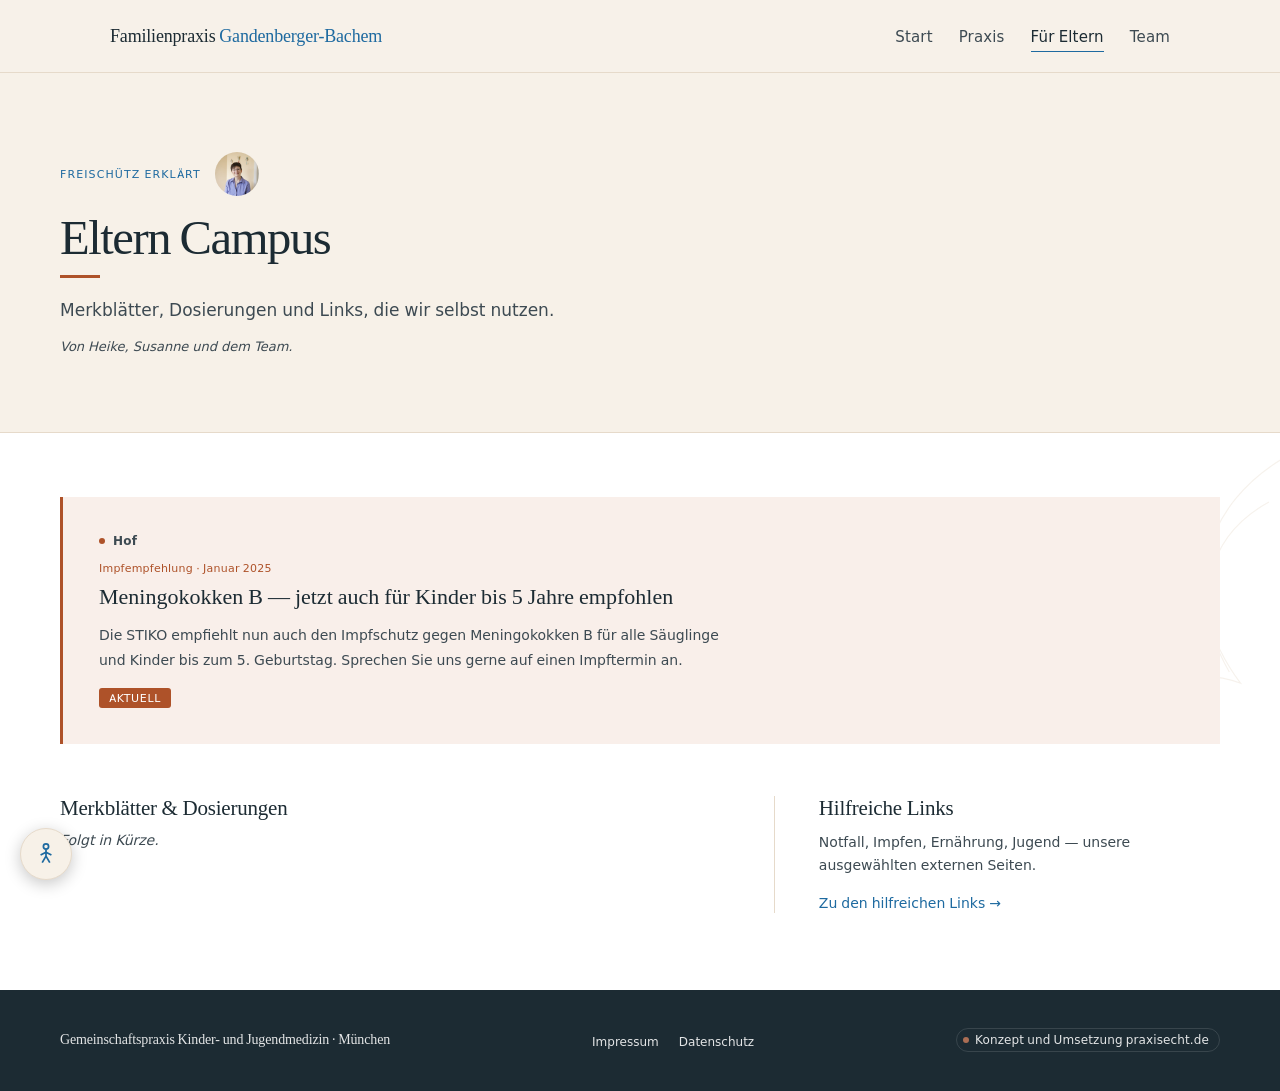
<file: infothek.html>
<!DOCTYPE html>
<html lang="de">
<head>
<meta charset="UTF-8">
<meta name="viewport" content="width=device-width, initial-scale=1.0">
<meta name="robots" content="noindex, nofollow">
<title>Für Eltern · Kinderpraxis Gandenberger-Bachem</title>
<link rel="preload" as="image" href="bilder/susanne.webp" type="image/webp">
<style>
@font-face{font-family:'DM Sans';font-style:normal;font-weight:300;font-display:swap;src:url('fonts/dm-sans-300-normal.woff2') format('woff2')}
@font-face{font-family:'DM Sans';font-style:italic;font-weight:300;font-display:swap;src:url('fonts/dm-sans-300-italic.woff2') format('woff2')}
@font-face{font-family:'DM Sans';font-style:normal;font-weight:400;font-display:swap;src:url('fonts/dm-sans-400-normal.woff2') format('woff2')}
@font-face{font-family:'DM Sans';font-style:italic;font-weight:400;font-display:swap;src:url('fonts/dm-sans-400-italic.woff2') format('woff2')}
@font-face{font-family:'DM Sans';font-style:normal;font-weight:500;font-display:swap;src:url('fonts/dm-sans-500-normal.woff2') format('woff2')}
@font-face{font-family:'DM Sans';font-style:italic;font-weight:500;font-display:swap;src:url('fonts/dm-sans-500-italic.woff2') format('woff2')}
@font-face{font-family:'DM Sans';font-style:normal;font-weight:600;font-display:swap;src:url('fonts/dm-sans-600-normal.woff2') format('woff2')}
@font-face{font-family:'Newsreader';font-style:normal;font-weight:300;font-display:swap;src:url('fonts/newsreader-300-normal.woff2') format('woff2')}
@font-face{font-family:'Newsreader';font-style:italic;font-weight:300;font-display:swap;src:url('fonts/newsreader-300-italic.woff2') format('woff2')}
@font-face{font-family:'Newsreader';font-style:normal;font-weight:400;font-display:swap;src:url('fonts/newsreader-400-normal.woff2') format('woff2')}
@font-face{font-family:'Newsreader';font-style:italic;font-weight:400;font-display:swap;src:url('fonts/newsreader-400-italic.woff2') format('woff2')}
@font-face{font-family:'Newsreader';font-style:normal;font-weight:500;font-display:swap;src:url('fonts/newsreader-500-normal.woff2') format('woff2')}
.footer-pe{display:inline-flex;align-items:center;gap:6px;color:rgba(255,255,255,.88);text-decoration:none;font-size:12px;letter-spacing:0.01em;border:0.5px solid rgba(255,255,255,0.12);border-radius:20px;padding:3px 10px 3px 6px;transition:border-color .2s,color .2s}.footer-pe:hover{border-color:rgba(255,255,255,0.3);color:rgba(255,255,255,0.85)!important}.footer-pe-dot{width:6px;height:6px;border-radius:50%;background:#c47a5a;flex-shrink:0;opacity:0.85}

    @media(max-width:767px){
      .footer-i{gap:10px}
      .footer-logo{font-size:14px !important}
      .footer-links{gap:14px}
      .footer-links a{font-size:13px !important}
      .footer-pe{font-size:12.5px !important}
      .footer-copy{font-size:12px !important}
    }
  
@media (min-width: 768px) and (max-width: 1024px) and (orientation: portrait) {
  .nav-inner picture { display: none !important; }
}

/* Tablet Querformat: Nav-CTAs ausblenden */
@media (min-width:768px) and (max-width:1366px) and (orientation:landscape) and (min-height:601px) {
  .nav-cta-vid { display: none !important; }
  .nav-cta { display: none !important; }
}
</style>
<style>
*,*::before,*::after{box-sizing:border-box;margin:0;padding:0}
img{max-width:100%;height:auto;display:block}
html{scroll-behavior:smooth;overflow-x:hidden}
body{overflow-x:hidden;font-family:'DM Sans',system-ui,sans-serif;font-weight:300;-webkit-font-smoothing:antialiased}
:root{
  --bg:#F7F1E8;--bg2:#F7F1E8;--ink:#1C2B33;--ink2:#3D4A52;
  --primary:#1E6AA0;--primary-lt:#F7F1E8;
  --accent:#AE5229;--accent-lt:#F9EFEA;
  --sage:#8F9E8B;--rule:#E6DACA;
  --white:#fff;--max:1180px;--pad:clamp(22px,5vw,60px);
  --head:'Newsreader',Georgia,serif;
}

/* Nav */
.nav{position:sticky;top:0;z-index:200;background:rgba(247,241,232,.95);backdrop-filter:blur(12px);border-bottom:0.5px solid var(--rule)}
.nav-inner{max-width:var(--max);margin:0 auto;padding:0 var(--pad);display:flex;align-items:center;justify-content:space-between;height:72px}
.nav-logo{font-family:var(--head);font-size:18px;font-weight:400;color:var(--ink);text-decoration:none;letter-spacing:-.01em}
.nav-logo span{color:var(--primary)}
.nav-links{display:flex;align-items:center;gap:26px;list-style:none}
.nav-links a{font-size:15px;font-weight:400;color:var(--ink2);text-decoration:none;letter-spacing:.01em;padding:4px 0;border-bottom:1px solid transparent;transition:color .2s,border-color .2s}
.nav-links a:hover{color:var(--ink)}
.nav-links a.aktiv{color:var(--ink);font-weight:500;border-bottom-color:var(--primary)}
.burger{display:none;flex-direction:column;gap:5px;cursor:pointer;padding:8px;border:none;background:transparent;color:var(--ink)}
.burger span{display:block;width:22px;height:1.5px;background:currentColor;transition:all .25s}
.burger.open span:nth-child(1){transform:translateY(6.5px) rotate(45deg)}
.burger.open span:nth-child(2){opacity:0}
.burger.open span:nth-child(3){transform:translateY(-6.5px) rotate(-45deg)}
.mob-nav{display:none;flex-direction:column;position:fixed;top:72px;left:0;right:0;bottom:0;background:var(--bg);z-index:190;padding:20px var(--pad);gap:2px;overflow-y:auto}
.mob-nav.offen{display:flex}
.mob-nav a{font-size:17px;color:var(--ink);text-decoration:none;padding:16px 4px;border-bottom:0.5px solid var(--rule);min-height:48px;display:flex;align-items:center}
.mob-nav a.aktiv{color:var(--primary);font-weight:500}
@media(max-width:1024px){.nav-links{display:none}.burger{display:flex}}

/* Hero — zwei Spalten */
.info-hero{background:var(--bg);padding:clamp(48px,6vw,80px) var(--pad);border-bottom:0.5px solid var(--rule)}
.info-hero-inner{max-width:var(--max);margin:0 auto}
.info-hero-text{max-width:640px}
.info-hero-text{}
.info-label-row{display:flex;align-items:center;gap:12px;margin-bottom:18px}
.info-label{display:block;font-size:11px;font-weight:500;letter-spacing:.1em;text-transform:uppercase;color:var(--primary)}
.info-fisch{width:48px;height:48px;border-radius:50%;overflow:hidden;flex-shrink:0;border:2px solid var(--bg2)}
.info-fisch img{width:100%;height:100%;object-fit:cover}
.info-h1{font-family:var(--head);font-size:clamp(30px,3.8vw,52px);font-weight:300;letter-spacing:-.03em;line-height:1.1;color:var(--ink);margin-bottom:6px}
.info-h1-accent{display:block;width:40px;height:3px;background:var(--accent);margin-bottom:18px}
.info-sub{font-size:clamp(15px,1.4vw,17px);line-height:1.75;color:var(--ink2);font-weight:300;max-width:520px}
.info-team-hint{margin-top:12px;font-size:13px;color:var(--ink2);font-style:italic;font-weight:300}
.info-note{display:inline-flex;align-items:center;gap:8px;margin-top:22px;font-size:12px;color:var(--ink2);background:var(--bg2);padding:8px 14px;border-radius:999px}
.info-note svg{width:13px;height:13px;stroke:var(--ink2);fill:none;flex-shrink:0}

/* Hero Foto */
.info-hero-foto{position:relative}
.info-hero-foto-wrap{border-radius:28px 28px 14px 14px;overflow:hidden;height:320px;box-shadow:0 12px 40px rgba(30,106,160,.10)}
.info-hero-foto-wrap picture,
.info-hero-foto-wrap img{width:100%;height:100%;object-fit:cover;display:block}

/* Aktuelle Empfehlung — voll breit */
.info-empf{background:var(--white);padding:clamp(40px,5vw,64px) var(--pad) 0;position:relative;overflow:hidden}
.info-empf-deko{position:absolute;right:-40px;bottom:-30px;width:340px;height:340px;opacity:.35;pointer-events:none;z-index:0}
.info-empf-deko svg{width:100%;height:100%;stroke:var(--rule);fill:none;stroke-width:1}
@media(max-width:1023px){.info-empf-deko{display:none}}
.info-empf-inner{max-width:var(--max);margin:0 auto}
.empf-box{background:var(--accent-lt);border-left:3px solid var(--accent);padding:clamp(22px,3vw,36px);position:relative;z-index:1}
.empf-ort{display:flex;align-items:center;gap:8px;font-size:12px;font-weight:600;letter-spacing:.02em;color:var(--ink2);margin-bottom:12px}
.empf-ort-dot{width:6px;height:6px;border-radius:50%;background:var(--accent);flex-shrink:0}
.empf-kw{font-size:11px;font-weight:500;letter-spacing:.02em;color:var(--accent);margin-bottom:10px}
.empf-titel{font-family:var(--head);font-size:clamp(17px,1.8vw,22px);font-weight:400;color:var(--ink);margin-bottom:10px;line-height:1.3}
.empf-text{font-size:14px;line-height:1.75;color:var(--ink2);font-weight:300;max-width:640px}
.empf-tag{display:inline-block;font-size:11px;font-weight:500;letter-spacing:.06em;text-transform:uppercase;color:var(--white);background:var(--accent);padding:3px 10px;border-radius:3px;white-space:nowrap;margin-top:16px}

/* Zwei ungleiche Abschnitte statt Karten-Grid */
.info-content{padding:clamp(36px,4vw,56px) var(--pad) clamp(52px,6vw,80px);background:var(--white)}
.info-simple{max-width:var(--max);margin:0 auto;display:flex;gap:clamp(40px,6vw,72px);align-items:flex-start}
.info-block-primary{flex:1.6}
.info-block-secondary{flex:1;padding-left:clamp(28px,3.5vw,44px);border-left:0.5px solid var(--rule)}
.info-block-h{font-family:var(--head);font-size:clamp(17px,1.8vw,21px);font-weight:400;color:var(--ink);letter-spacing:-.01em;margin-bottom:10px}
.info-block-hint{font-size:14px;color:var(--ink2);font-style:italic;font-weight:300}
.info-block-txt{font-size:14px;line-height:1.7;color:var(--ink2);font-weight:300;margin-bottom:14px}
.info-block-cta{display:inline-flex;align-items:center;gap:5px;font-size:14px;font-weight:500;color:var(--primary);text-decoration:none;border-bottom:1px solid transparent;transition:border-color .2s}
.info-block-cta:hover{border-bottom-color:var(--primary)}

/* Kontakt-Strip */
.info-footer-strip{background:var(--bg2);border-top:0.5px solid var(--rule);padding:clamp(28px,3.5vw,44px) var(--pad)}
.info-footer-inner{max-width:var(--max);margin:0 auto;display:flex;align-items:center;justify-content:space-between;gap:24px;flex-wrap:wrap}
.info-footer-txt{font-size:14px;color:var(--ink2);font-weight:300}
.info-footer-txt strong{font-weight:500;color:var(--ink);display:block;margin-bottom:3px}
.info-cta{display:inline-flex;align-items:center;gap:8px;background:var(--accent);color:#fff;font-size:13px;font-weight:500;padding:12px 22px;border-radius:999px;text-decoration:none;letter-spacing:.02em;transition:opacity .2s}
.info-cta:hover{opacity:.87}

/* Footer */
footer{background:var(--ink);padding:clamp(24px,3vw,40px) var(--pad)}
.footer-i{max-width:var(--max);margin:0 auto;display:flex;align-items:center;justify-content:space-between;gap:20px;flex-wrap:wrap}
.footer-logo{font-family:var(--head);font-size:14px;font-weight:300;color:rgba(255,255,255,.88);letter-spacing:-.01em}
.footer-links{display:flex;gap:20px;list-style:none}
.footer-links a{font-size:12px;color:rgba(255,255,255,.88);text-decoration:none;transition:color .2s}
.footer-links a:hover{color:rgba(255,255,255,.7)}

/* Responsive */
@media(max-width:767px){
  .info-simple{flex-direction:column;gap:32px}
  .info-block-secondary{padding-left:0;border-left:none;padding-top:24px;border-top:0.5px solid var(--rule)}
  .info-footer-inner{flex-direction:column;align-items:flex-start}
  .nav-inner{height:60px}
}
/* Nest Hub & aehnliche breite, flache Querformat-Displays (1024x600, 1280x800) — Desktop-Nav behalten */
@media (orientation:landscape) and (min-width:1000px) and (max-width:1366px) and (max-height:840px){
  .nav-links{display:flex}
  .burger{display:none}
}
@media(orientation:landscape) and (max-width:950px) and (max-height:480px){
  .info-h1{font-size:1.3rem}
  .info-simple{flex-direction:column;gap:24px}
  .info-block-secondary{padding-left:0;border-left:none;padding-top:20px;border-top:0.5px solid var(--rule)}
}
@media(min-width:768px) and (max-width:1024px) and (orientation:portrait){
  .info-simple{flex-direction:column;gap:32px;max-width:600px}
  .info-block-secondary{padding-left:0;border-left:none;padding-top:24px;border-top:0.5px solid var(--rule)}
}
</style>
</head>
<body>

<nav class="nav">
  <div class="nav-inner">
    <a href="index.html" class="nav-logo">Familienpraxis <span>Gandenberger-Bachem</span></a>
    <ul class="nav-links">
      <li><a href="index.html">Start</a></li>
      <li><a href="index.html#leistungen">Praxis</a></li>
      <li><a href="infothek.html" class="aktiv">Für Eltern</a></li>
      <li><a href="index.html#team">Team</a></li>
    </ul>
    <button class="burger" id="info-burger-btn" aria-expanded="false" aria-label="Menü öffnen" aria-controls="info-mob-nav">
      <span></span><span></span><span></span>
    </button>
  </div>
</nav>

<div class="mob-nav" id="info-mob-nav" hidden aria-hidden="true">
  <a href="index.html">Start</a>
  <a href="index.html#leistungen">Praxis</a>
  <a href="infothek.html" class="aktiv">Für Eltern</a>
  <a href="index.html#team">Team</a>
</div>

<div class="info-hero">
  <div class="info-hero-inner">
    <div class="info-hero-text">
      <div class="info-label-row">
        <span class="info-label">Freischütz erklärt</span>
        <div class="info-fisch" aria-hidden="true">
          <img src="bilder/susanne.webp" alt="" loading="eager">
        </div>
      </div>
      <h1 class="info-h1">Eltern Campus</h1>
      <span class="info-h1-accent" aria-hidden="true"></span>
      <p class="info-sub">Merkblätter, Dosierungen und Links, die wir selbst nutzen.</p>
      <p class="info-team-hint">Von Heike, Susanne und dem Team.</p>
    </div>
  </div>
</div>

<!-- Aktuelle Empfehlung — volle Breite, menschliche Stimme zuerst -->
<div class="info-empf">
  <div class="info-empf-deko" aria-hidden="true"><svg viewBox="0 0 300 300"><path d="M270 20 C 200 60, 170 140, 230 220 C 180 200, 120 230, 60 290"/><path d="M255 60 C 200 90, 185 150, 220 210"/><line x1="30" y1="270" x2="80" y2="220"/><line x1="10" y1="250" x2="45" y2="215"/></svg></div>
  <div class="info-empf-inner">
    <div class="empf-box">
      <span class="empf-ort"><span class="empf-ort-dot" aria-hidden="true"></span>Hof</span>
      <p class="empf-kw">Impfempfehlung · Januar 2025</p>
      <p class="empf-titel">Meningokokken B — jetzt auch für Kinder bis 5 Jahre empfohlen</p>
      <p class="empf-text">Die STIKO empfiehlt nun auch den Impfschutz gegen Meningokokken B für alle Säuglinge und Kinder bis zum 5. Geburtstag. Sprechen Sie uns gerne auf einen Impftermin an.</p>
      <span class="empf-tag">Aktuell</span>
    </div>
  </div>
</div>

<!-- Zwei ungleiche Abschnitte -->
<div class="info-content">
  <div class="info-simple">

    <div class="info-block info-block-primary">
      <h2 class="info-block-h">Merkblätter &amp; Dosierungen</h2>
      <p class="info-block-hint">Folgt in Kürze.</p>
    </div>

    <div class="info-block info-block-secondary">
      <h2 class="info-block-h">Hilfreiche Links</h2>
      <p class="info-block-txt">Notfall, Impfen, Ernährung, Jugend — unsere ausgewählten externen Seiten.</p>
      <a href="hilfreiche-links.html" class="info-block-cta">Zu den hilfreichen Links →</a>
    </div>

  </div>
</div>


<footer>
  <div class="footer-i">
    <div class="footer-logo">Gemeinschaftspraxis Kinder- und Jugendmedizin · München</div>
    <ul class="footer-links">
      <li><a href="impressum.html">Impressum</a></li>
      <li><a href="datenschutz.html">Datenschutz</a></li>
    </ul>
    <a href="https://praxisecht.de" target="_blank" rel="noopener" class="footer-pe"><span class="footer-pe-dot"></span>Konzept und Umsetzung praxisecht.de</a>
  </div>
</footer>

<script>
// mobil-menu auf/zu
var burger=document.getElementById('info-burger-btn');
var mobNav=document.getElementById('info-mob-nav');
if(burger&&mobNav){
  burger.addEventListener('click', function(){
    var offen=mobNav.classList.toggle('offen');
    burger.classList.toggle('open',offen);
    burger.setAttribute('aria-expanded',offen?'true':'false');
    mobNav.hidden=!offen;
    mobNav.setAttribute('aria-hidden',offen?'false':'true');
  });
  mobNav.querySelectorAll('a').forEach(function(a){
    a.addEventListener('click', function(){
      mobNav.classList.remove('offen');
      burger.classList.remove('open');
      burger.setAttribute('aria-expanded','false');
      mobNav.hidden=true;
      mobNav.setAttribute('aria-hidden','true');
    });
  });
}
</script>
<script>
var j=document.getElementById("jahr");
if(j)j.textContent=new Date().getFullYear();
</script>
<style>
img{-webkit-user-drag:none;user-select:none;-webkit-touch-callout:none;pointer-events:none;}
</style>
<script>
// bilder-schutz v2
(function(){
  function schutz(){
    document.addEventListener('contextmenu',function(e){
      if(e.target.tagName==='IMG'){e.preventDefault();return false;}
    });
    document.addEventListener('dragstart',function(e){
      if(e.target.tagName==='IMG'){e.preventDefault();return false;}
    });
    document.querySelectorAll('img').forEach(function(img){
      img.setAttribute('draggable','false');
      img.style.webkitUserDrag='none';
      img.style.webkitTouchCallout='none';
    });
  }
  if(document.readyState==='loading'){document.addEventListener('DOMContentLoaded',schutz);}else{schutz();}
})();
</script>
<script src="barrierefreiheit.js?v=4" defer></script>
</body>
</html>
</file>
